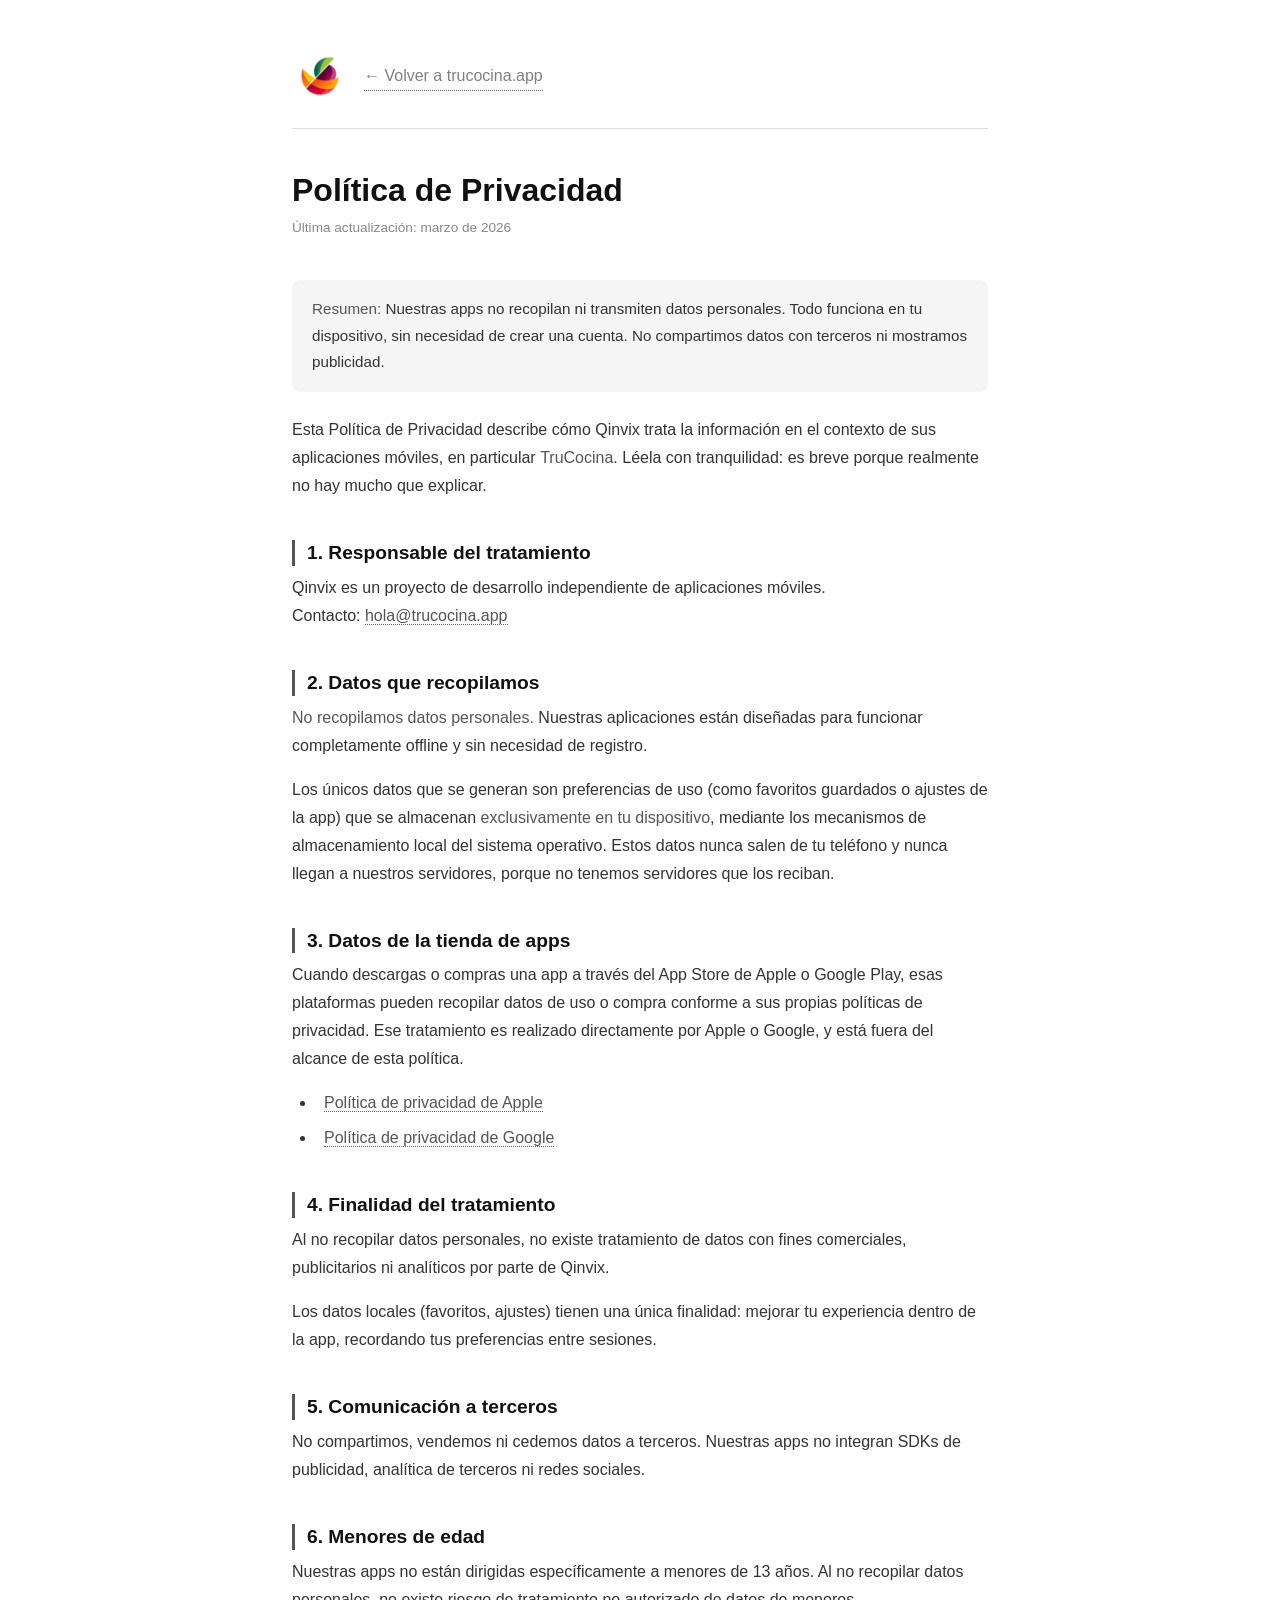
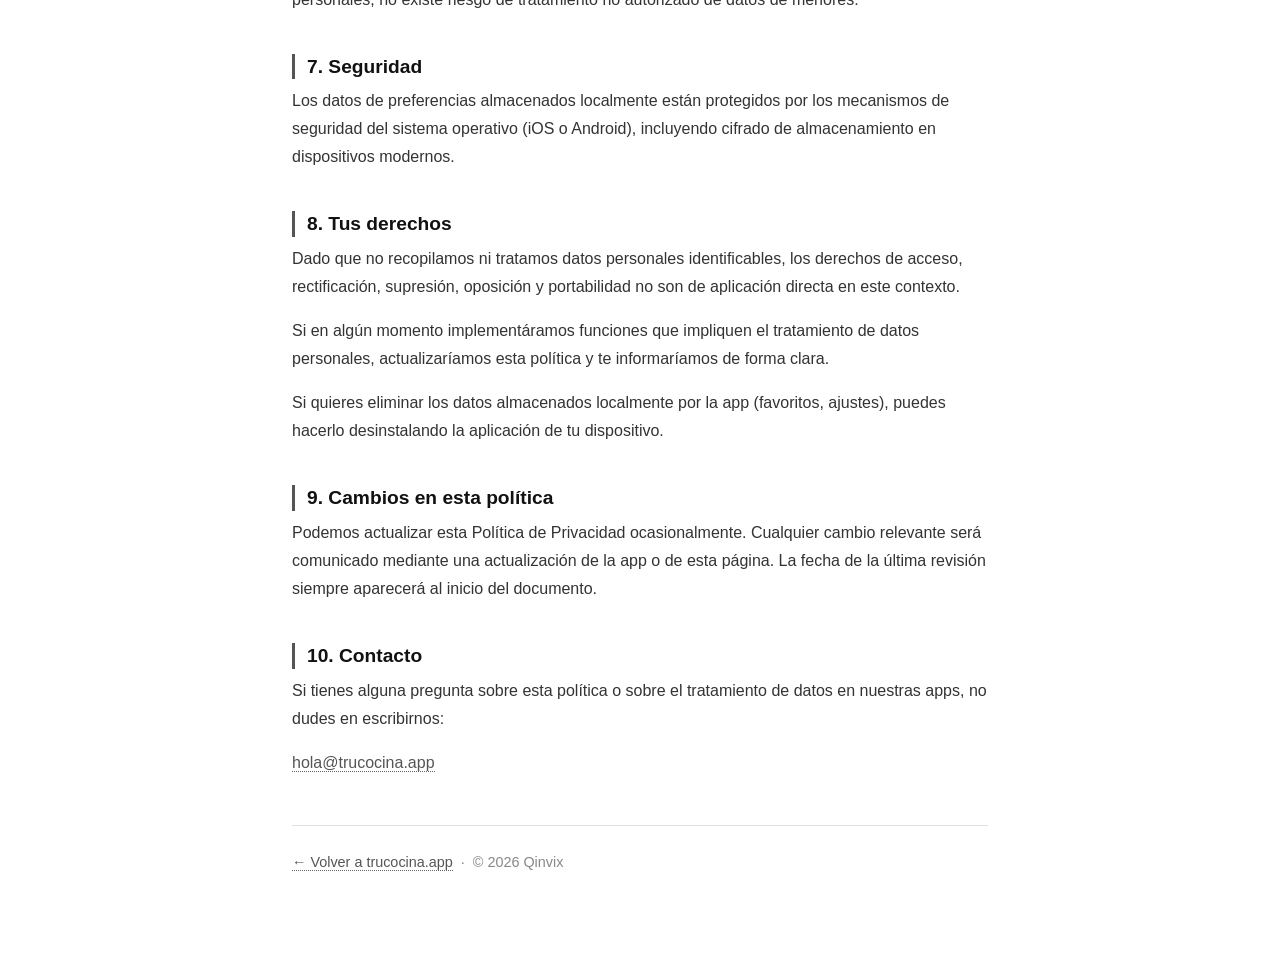
<file: privacidad.html>
<!DOCTYPE HTML>
<html lang="es">
	<head>
		<title>Política de Privacidad — Qinvix</title>
		<meta charset="utf-8" />
		<meta name="viewport" content="width=device-width, initial-scale=1, user-scalable=no" />
		<meta name="description" content="Política de privacidad de las aplicaciones de Qinvix." />
		<link rel="icon" type="image/png" href="favicon.png" />
		<link rel="stylesheet" href="assets/css/main.css" />
		<noscript><link rel="stylesheet" href="assets/css/noscript.css" /></noscript>
		<style>
			body {
				background: #fff;
				color: #333;
			}
			.privacy-wrap {
				max-width: 760px;
				margin: 0 auto;
				padding: 3rem 2rem 5rem;
				font-family: sans-serif;
				font-size: 1rem;
				line-height: 1.75;
				color: #333;
			}
			.privacy-wrap .brand-header {
				display: flex;
				align-items: center;
				gap: 1rem;
				margin-bottom: 2.5rem;
				padding-bottom: 1.5rem;
				border-bottom: 1px solid #e0e0e0;
			}
			.privacy-wrap .brand-header img {
				width: 56px;
				height: 56px;
				object-fit: contain;
			}
			.privacy-wrap .brand-header a {
				font-size: 1rem;
				color: #7f7f7f;
				text-decoration: none;
			}
			.privacy-wrap .brand-header a:hover {
				color: #333;
			}
			.privacy-wrap h1 {
				font-size: 2rem;
				font-weight: 700;
				margin-bottom: 0.25rem;
				color: #111;
			}
			.privacy-wrap .last-updated {
				font-size: 0.85rem;
				color: #888;
				margin-bottom: 2.5rem;
			}
			.privacy-wrap h2 {
				font-size: 1.2rem;
				font-weight: 700;
				margin-top: 2.5rem;
				margin-bottom: 0.5rem;
				color: #111;
				border-left: 3px solid #555;
				padding-left: 0.75rem;
			}
			.privacy-wrap p {
				margin-bottom: 1rem;
			}
			.privacy-wrap ul {
				padding-left: 1.5rem;
				margin-bottom: 1rem;
			}
			.privacy-wrap ul li {
				margin-bottom: 0.4rem;
			}
			.privacy-wrap a {
				color: #555;
			}
			.privacy-wrap .footer-nav {
				margin-top: 3rem;
				padding-top: 1.5rem;
				border-top: 1px solid #e0e0e0;
				font-size: 0.9rem;
				color: #888;
			}
			.privacy-wrap .highlight-box {
				background: #f5f5f5;
				border-radius: 8px;
				padding: 1rem 1.25rem;
				margin-bottom: 1.5rem;
				font-size: 0.95rem;
			}
		</style>
	</head>
	<body>

		<div class="privacy-wrap">

			<!-- Cabecera de marca -->
			<div class="brand-header">
				<img src="images/icon.png" alt="TruCocina" />
				<a href="index.html">← Volver a trucocina.app</a>
			</div>

			<h1>Política de Privacidad</h1>
			<p class="last-updated">Última actualización: marzo de 2026</p>

			<div class="highlight-box">
				<strong>Resumen:</strong> Nuestras apps no recopilan ni transmiten datos personales. Todo funciona en tu dispositivo, sin necesidad de crear una cuenta. No compartimos datos con terceros ni mostramos publicidad.
			</div>

			<p>Esta Política de Privacidad describe cómo Qinvix trata la información en el contexto de sus aplicaciones móviles, en particular <strong>TruCocina</strong>. Léela con tranquilidad: es breve porque realmente no hay mucho que explicar.</p>

			<!-- 1 -->
			<h2>1. Responsable del tratamiento</h2>
			<p>
				Qinvix es un proyecto de desarrollo independiente de aplicaciones móviles.<br />
				Contacto: <a href="mailto:hola@trucocina.app">hola@trucocina.app</a>
			</p>

			<!-- 2 -->
			<h2>2. Datos que recopilamos</h2>
			<p><strong>No recopilamos datos personales.</strong> Nuestras aplicaciones están diseñadas para funcionar completamente offline y sin necesidad de registro.</p>
			<p>Los únicos datos que se generan son preferencias de uso (como favoritos guardados o ajustes de la app) que se almacenan <strong>exclusivamente en tu dispositivo</strong>, mediante los mecanismos de almacenamiento local del sistema operativo. Estos datos nunca salen de tu teléfono y nunca llegan a nuestros servidores, porque no tenemos servidores que los reciban.</p>

			<!-- 3 -->
			<h2>3. Datos de la tienda de apps</h2>
			<p>Cuando descargas o compras una app a través del App Store de Apple o Google Play, esas plataformas pueden recopilar datos de uso o compra conforme a sus propias políticas de privacidad. Ese tratamiento es realizado directamente por Apple o Google, y está fuera del alcance de esta política.</p>
			<ul>
				<li><a href="https://www.apple.com/legal/privacy/es/" target="_blank" rel="noopener">Política de privacidad de Apple</a></li>
				<li><a href="https://policies.google.com/privacy" target="_blank" rel="noopener">Política de privacidad de Google</a></li>
			</ul>

			<!-- 4 -->
			<h2>4. Finalidad del tratamiento</h2>
			<p>Al no recopilar datos personales, no existe tratamiento de datos con fines comerciales, publicitarios ni analíticos por parte de Qinvix.</p>
			<p>Los datos locales (favoritos, ajustes) tienen una única finalidad: mejorar tu experiencia dentro de la app, recordando tus preferencias entre sesiones.</p>

			<!-- 5 -->
			<h2>5. Comunicación a terceros</h2>
			<p>No compartimos, vendemos ni cedemos datos a terceros. Nuestras apps no integran SDKs de publicidad, analítica de terceros ni redes sociales.</p>

			<!-- 6 -->
			<h2>6. Menores de edad</h2>
			<p>Nuestras apps no están dirigidas específicamente a menores de 13 años. Al no recopilar datos personales, no existe riesgo de tratamiento no autorizado de datos de menores.</p>

			<!-- 7 -->
			<h2>7. Seguridad</h2>
			<p>Los datos de preferencias almacenados localmente están protegidos por los mecanismos de seguridad del sistema operativo (iOS o Android), incluyendo cifrado de almacenamiento en dispositivos modernos.</p>

			<!-- 8 -->
			<h2>8. Tus derechos</h2>
			<p>Dado que no recopilamos ni tratamos datos personales identificables, los derechos de acceso, rectificación, supresión, oposición y portabilidad no son de aplicación directa en este contexto.</p>
			<p>Si en algún momento implementáramos funciones que impliquen el tratamiento de datos personales, actualizaríamos esta política y te informaríamos de forma clara.</p>
			<p>Si quieres eliminar los datos almacenados localmente por la app (favoritos, ajustes), puedes hacerlo desinstalando la aplicación de tu dispositivo.</p>

			<!-- 9 -->
			<h2>9. Cambios en esta política</h2>
			<p>Podemos actualizar esta Política de Privacidad ocasionalmente. Cualquier cambio relevante será comunicado mediante una actualización de la app o de esta página. La fecha de la última revisión siempre aparecerá al inicio del documento.</p>

			<!-- 10 -->
			<h2>10. Contacto</h2>
			<p>Si tienes alguna pregunta sobre esta política o sobre el tratamiento de datos en nuestras apps, no dudes en escribirnos:</p>
			<p><a href="mailto:hola@trucocina.app">hola@trucocina.app</a></p>

			<div class="footer-nav">
				<a href="index.html">← Volver a trucocina.app</a> &nbsp;·&nbsp; &copy; 2026 Qinvix
			</div>

		</div>

	</body>
</html>
</file>
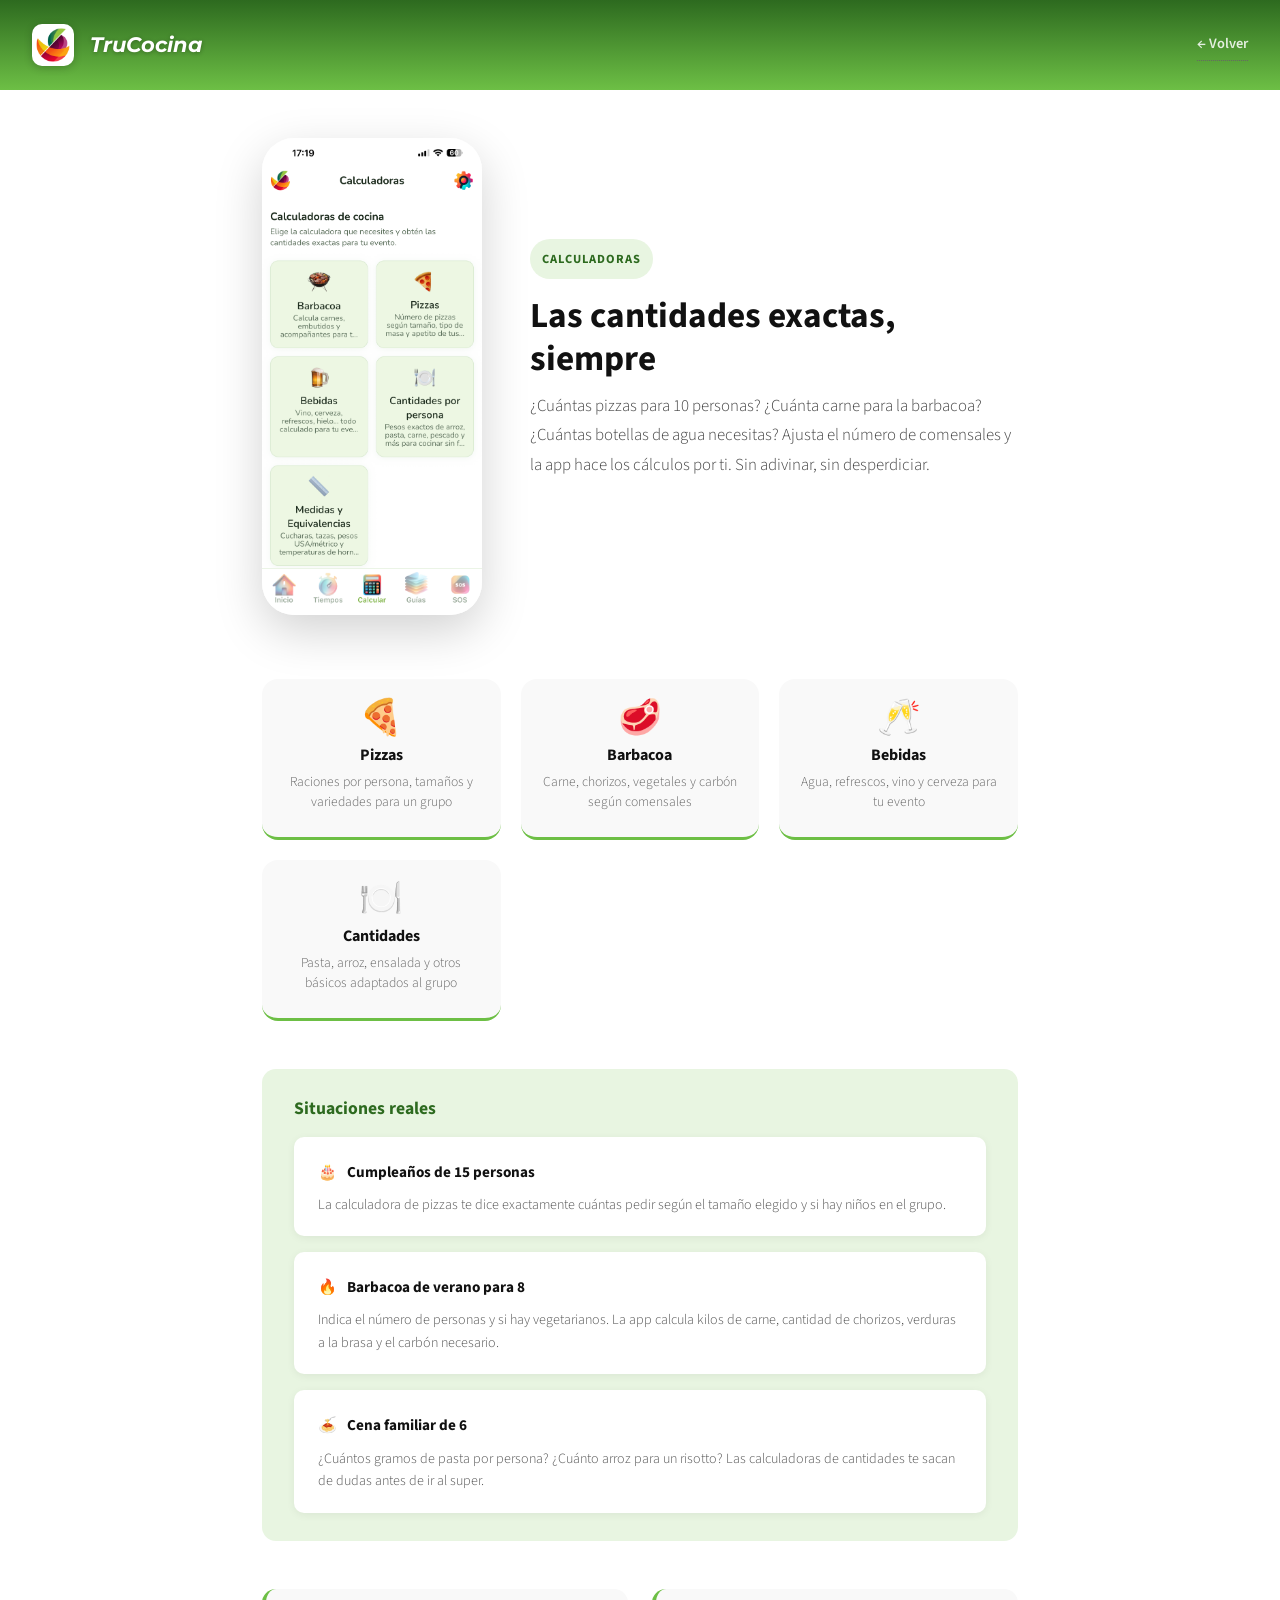
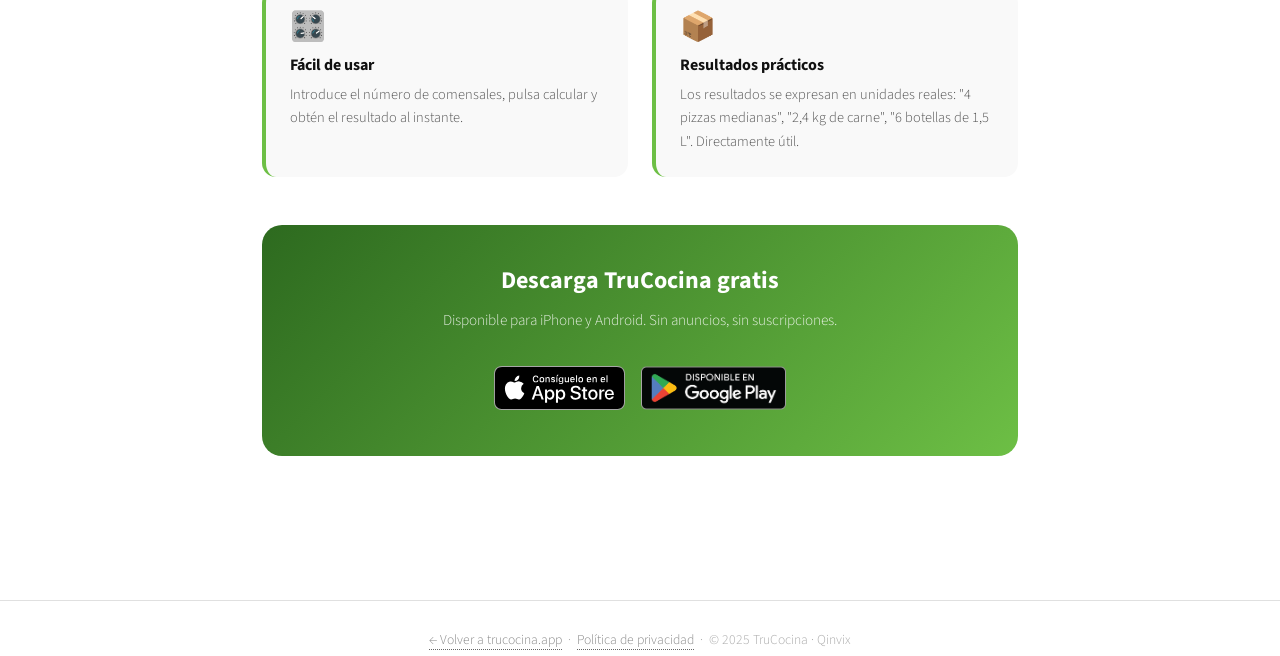
<file: capturas/calculadoras.html>
<!DOCTYPE HTML>
<html lang="es">
	<head>
		<title>Calculadoras — TruCocina</title>
		<meta charset="utf-8" />
		<meta name="viewport" content="width=device-width, initial-scale=1, user-scalable=no" />
		<meta name="description" content="Calcula raciones de pizzas, barbacoa, bebidas y cantidades para cualquier número de comensales. Sin adivinar, sin desperdiciar." />
		<link rel="icon" type="image/png" href="../favicon.png" />
		<link rel="preconnect" href="https://fonts.googleapis.com" />
		<link rel="preconnect" href="https://fonts.gstatic.com" crossorigin />
		<link href="https://fonts.googleapis.com/css2?family=Montserrat:ital,wght@1,600;1,700&display=swap" rel="stylesheet" />
		<link rel="stylesheet" href="../assets/css/main.css" />
		<style>
			:root {
				--green-dark: #2d6a1f;
				--green-mid: #6dbf45;
				--green-light: #e8f5e1;
			}
			body { background: #fff; }

			.page-header {
				background: linear-gradient(to bottom, var(--green-dark) 0%, var(--green-mid) 100%);
				padding: 1.5rem 2rem;
				display: flex;
				align-items: center;
				gap: 1rem;
			}
			.page-header img.logo { width: 42px; height: 42px; border-radius: 10px; box-shadow: 0 2px 8px rgba(0,0,0,0.2); }
			.page-header a.back { color: rgba(255,255,255,0.85); text-decoration: none; font-size: 0.9rem; font-weight: 600; }
			.page-header a.back:hover { color: #fff; }
			.page-header .brand-name {
				font-family: 'Montserrat', sans-serif;
				font-style: italic; font-weight: 700; font-size: 1.3rem;
				color: #fff; text-shadow: 0 1px 4px rgba(0,0,0,0.3);
			}

			.content-wrap { max-width: 820px; margin: 0 auto; padding: 3rem 2rem 5rem; }

			.section-hero {
				display: flex; gap: 3rem; align-items: center;
				margin-bottom: 4rem; flex-wrap: wrap;
			}
			.section-hero .screenshot { flex: 0 0 auto; display: flex; justify-content: center; }
			.section-hero .screenshot img { width: 220px; border-radius: 32px; box-shadow: 0 16px 48px rgba(0,0,0,0.18); }
			.section-hero .intro { flex: 1; min-width: 260px; }
			.section-hero .intro .tag {
				display: inline-block; background: var(--green-light); color: var(--green-dark);
				font-size: 0.78rem; font-weight: 700; letter-spacing: 0.08em;
				text-transform: uppercase; padding: 0.3rem 0.75rem; border-radius: 20px; margin-bottom: 1rem;
			}
			.section-hero .intro h1 { font-size: 2.2rem; font-weight: 700; color: #111; margin-bottom: 0.75rem; line-height: 1.2; }
			.section-hero .intro p { font-size: 1.05rem; line-height: 1.75; color: #444; }

			.calculators-grid {
				display: grid;
				grid-template-columns: repeat(auto-fit, minmax(180px, 1fr));
				gap: 1.25rem;
				margin-bottom: 3rem;
			}
			.calc-card {
				background: #f9f9f9;
				border-radius: 16px;
				padding: 1.5rem 1.25rem;
				text-align: center;
				border-bottom: 3px solid var(--green-mid);
				transition: transform 0.15s, box-shadow 0.15s;
			}
			.calc-card:hover { transform: translateY(-3px); box-shadow: 0 8px 24px rgba(0,0,0,0.1); }
			.calc-card .c-icon { font-size: 2.2rem; margin-bottom: 0.6rem; }
			.calc-card h3 { font-size: 1rem; font-weight: 700; color: #111; margin-bottom: 0.3rem; }
			.calc-card p { font-size: 0.85rem; line-height: 1.5; color: #666; margin: 0; }

			.example-box {
				background: var(--green-light);
				border-radius: 14px;
				padding: 1.75rem 2rem;
				margin-bottom: 3rem;
			}
			.example-box h2 { font-size: 1.1rem; font-weight: 700; color: var(--green-dark); margin-bottom: 1rem; }
			.scenario {
				background: #fff;
				border-radius: 10px;
				padding: 1.25rem 1.5rem;
				margin-bottom: 1rem;
				box-shadow: 0 2px 8px rgba(0,0,0,0.06);
			}
			.scenario:last-child { margin-bottom: 0; }
			.scenario .scenario-title {
				font-weight: 700;
				font-size: 0.95rem;
				color: #111;
				margin-bottom: 0.4rem;
				display: flex;
				gap: 0.6rem;
				align-items: center;
			}
			.scenario p { font-size: 0.88rem; line-height: 1.6; color: #555; margin: 0; }

			.features-row {
				display: grid;
				grid-template-columns: repeat(auto-fit, minmax(240px, 1fr));
				gap: 1.5rem;
				margin-bottom: 3rem;
			}
			.feature-card { background: #f9f9f9; border-radius: 14px; padding: 1.5rem; border-left: 4px solid var(--green-mid); }
			.feature-card .feature-icon { font-size: 1.8rem; margin-bottom: 0.6rem; }
			.feature-card h3 { font-size: 1rem; font-weight: 700; color: #111; margin-bottom: 0.4rem; }
			.feature-card p { font-size: 0.9rem; line-height: 1.6; color: #555; margin: 0; }

			.cta-section {
				text-align: center; padding: 2.5rem;
				background: linear-gradient(135deg, var(--green-dark) 0%, var(--green-mid) 100%);
				border-radius: 20px; color: #fff;
			}
			.cta-section h2 { font-size: 1.5rem; font-weight: 700; margin-bottom: 0.5rem; color: #fff; }
			.cta-section p { font-size: 0.95rem; margin-bottom: 1.5rem; color: rgba(255,255,255,0.85); }
			.cta-buttons { display: flex; gap: 1rem; justify-content: center; flex-wrap: wrap; }
			.cta-btn {
				display: inline-block;
				text-decoration: none !important;
				border-bottom: none !important;
				transition: transform 0.15s, opacity 0.15s;
				outline: none;
				line-height: 0;
			}
			.cta-btn:hover { transform: translateY(-2px); opacity: 0.88; }

			.page-footer {
				margin-top: 4rem; padding-top: 1.5rem;
				border-top: 1px solid #e0e0e0;
				font-size: 0.85rem; color: #aaa; text-align: center;
			}
			.page-footer a { color: #888; text-decoration: none; }
			.page-footer a:hover { color: #333; }

			@media (max-width: 600px) {
				.section-hero { gap: 2rem; }
				.section-hero .screenshot img { width: 180px; }
				.section-hero .intro h1 { font-size: 1.7rem; }
				.content-wrap { padding: 2rem 1.25rem 4rem; }
			}
		</style>
	</head>
	<body>

		<div class="page-header">
			<img class="logo" src="../images/icon-white.png" alt="TruCocina" />
			<span class="brand-name">TruCocina</span>
			<span style="flex:1"></span>
			<a class="back" href="../index.html">← Volver</a>
		</div>

		<div class="content-wrap">

			<div class="section-hero">
				<div class="screenshot">
					<img src="../images/calculadoras.png" alt="Calculadoras de TruCocina" />
				</div>
				<div class="intro">
					<span class="tag">Calculadoras</span>
					<h1>Las cantidades exactas, siempre</h1>
					<p>¿Cuántas pizzas para 10 personas? ¿Cuánta carne para la barbacoa? ¿Cuántas botellas de agua necesitas? Ajusta el número de comensales y la app hace los cálculos por ti. Sin adivinar, sin desperdiciar.</p>
				</div>
			</div>

			<div class="calculators-grid">
				<div class="calc-card">
					<div class="c-icon">🍕</div>
					<h3>Pizzas</h3>
					<p>Raciones por persona, tamaños y variedades para un grupo</p>
				</div>
				<div class="calc-card">
					<div class="c-icon">🥩</div>
					<h3>Barbacoa</h3>
					<p>Carne, chorizos, vegetales y carbón según comensales</p>
				</div>
				<div class="calc-card">
					<div class="c-icon">🥂</div>
					<h3>Bebidas</h3>
					<p>Agua, refrescos, vino y cerveza para tu evento</p>
				</div>
				<div class="calc-card">
					<div class="c-icon">🍽️</div>
					<h3>Cantidades</h3>
					<p>Pasta, arroz, ensalada y otros básicos adaptados al grupo</p>
				</div>
			</div>

			<div class="example-box">
				<h2>Situaciones reales</h2>
				<div class="scenario">
					<div class="scenario-title"><span>🎂</span> Cumpleaños de 15 personas</div>
					<p>La calculadora de pizzas te dice exactamente cuántas pedir según el tamaño elegido y si hay niños en el grupo.</p>
				</div>
				<div class="scenario">
					<div class="scenario-title"><span>🔥</span> Barbacoa de verano para 8</div>
					<p>Indica el número de personas y si hay vegetarianos. La app calcula kilos de carne, cantidad de chorizos, verduras a la brasa y el carbón necesario.</p>
				</div>
				<div class="scenario">
					<div class="scenario-title"><span>🍝</span> Cena familiar de 6</div>
					<p>¿Cuántos gramos de pasta por persona? ¿Cuánto arroz para un risotto? Las calculadoras de cantidades te sacan de dudas antes de ir al super.</p>
				</div>
			</div>

			<div class="features-row">
				<div class="feature-card">
					<div class="feature-icon">🎛️</div>
					<h3>Fácil de usar</h3>
					<p>Introduce el número de comensales, pulsa calcular y obtén el resultado al instante.</p>
				</div>
				<div class="feature-card">
					<div class="feature-icon">📦</div>
					<h3>Resultados prácticos</h3>
					<p>Los resultados se expresan en unidades reales: "4 pizzas medianas", "2,4 kg de carne", "6 botellas de 1,5 L". Directamente útil.</p>
				</div>
			</div>

			<div class="cta-section">
				<h2>Descarga TruCocina gratis</h2>
				<p>Disponible para iPhone y Android. Sin anuncios, sin suscripciones.</p>
				<div class="cta-buttons" style="align-items:center">
					<a href="#" class="cta-btn"><img src="../images/badge-appstore.svg" alt="Descarga en el App Store" style="height:44px;width:auto;display:block;" /></a>
					<a href="#" class="cta-btn"><img src="../images/badge-googleplay.png" alt="Disponible en Google Play" style="height:56px;width:auto;display:block;" /></a>
				</div>
			</div>

		</div>

		<div class="page-footer">
			<a href="../index.html">← Volver a trucocina.app</a> &nbsp;·&nbsp;
			<a href="../privacidad.html">Política de privacidad</a> &nbsp;·&nbsp;
			&copy; 2025 TruCocina · Qinvix
		</div>

	</body>
</html>
</file>
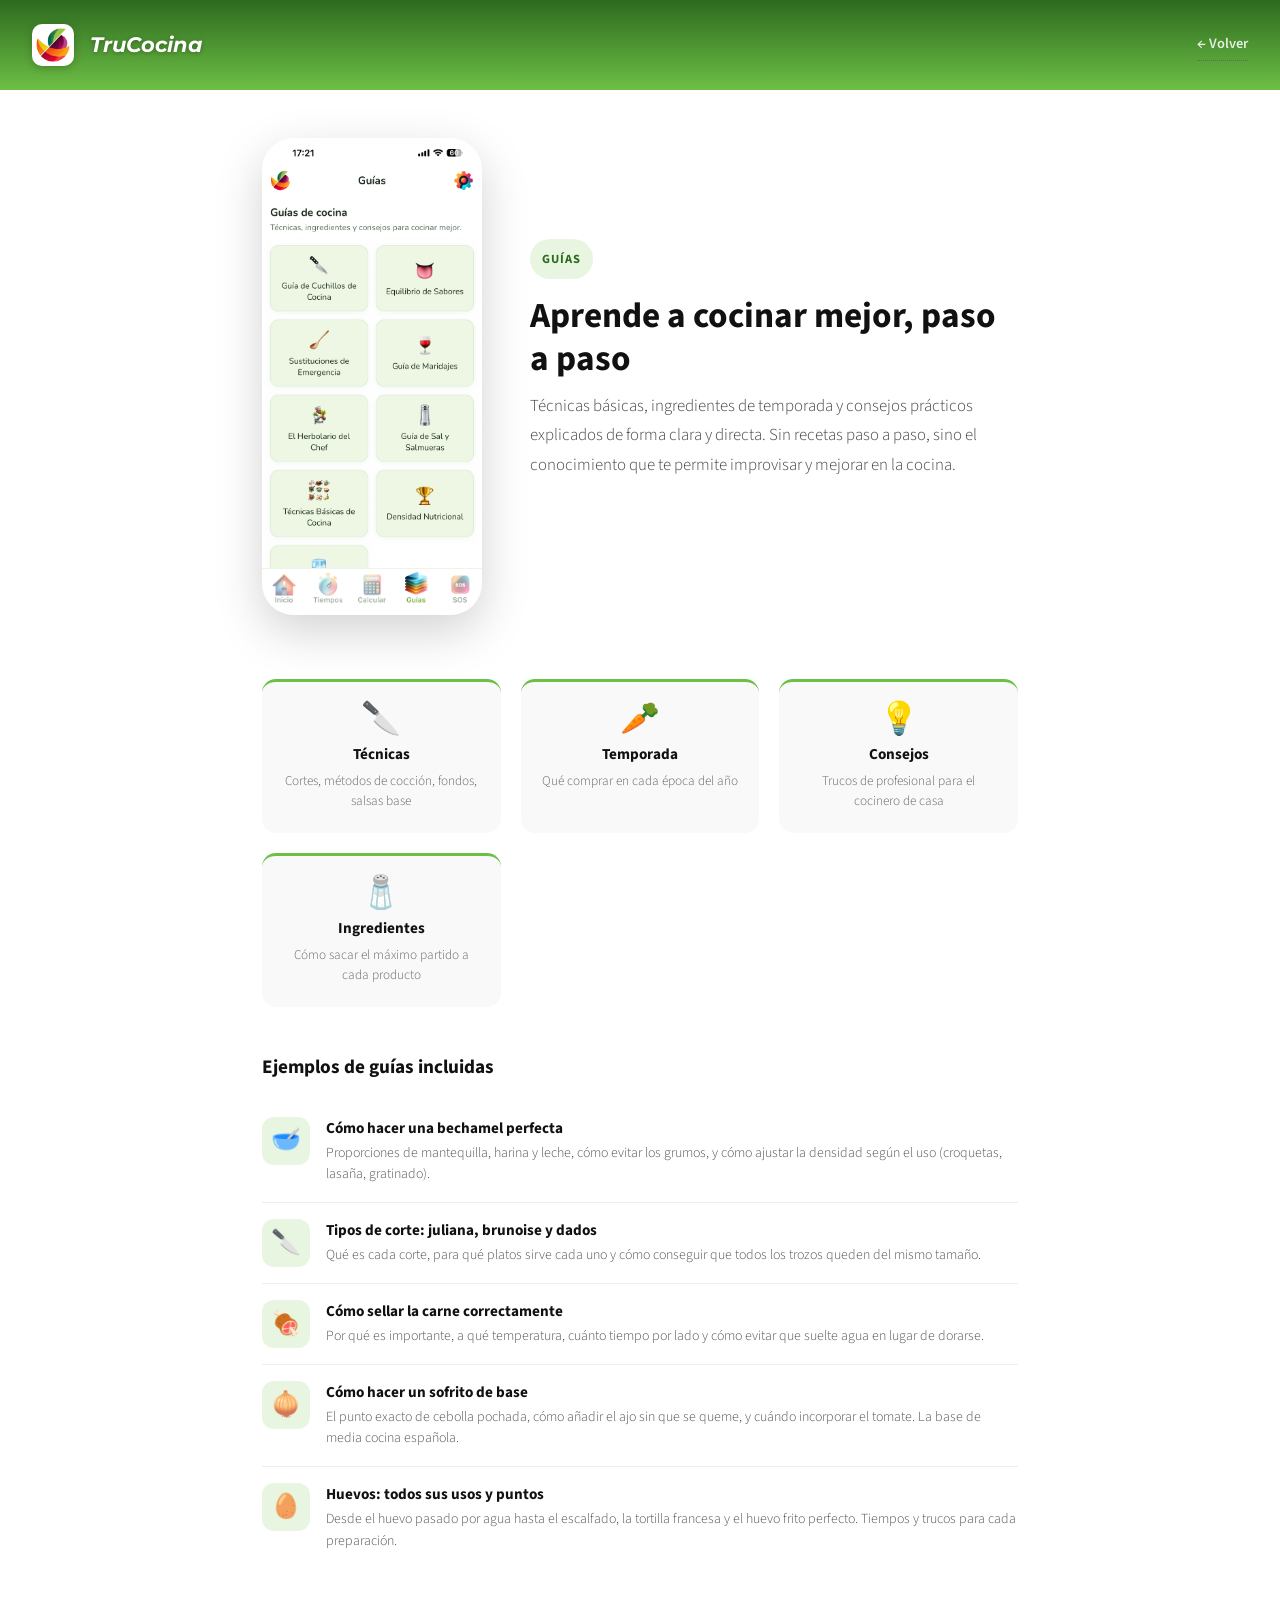
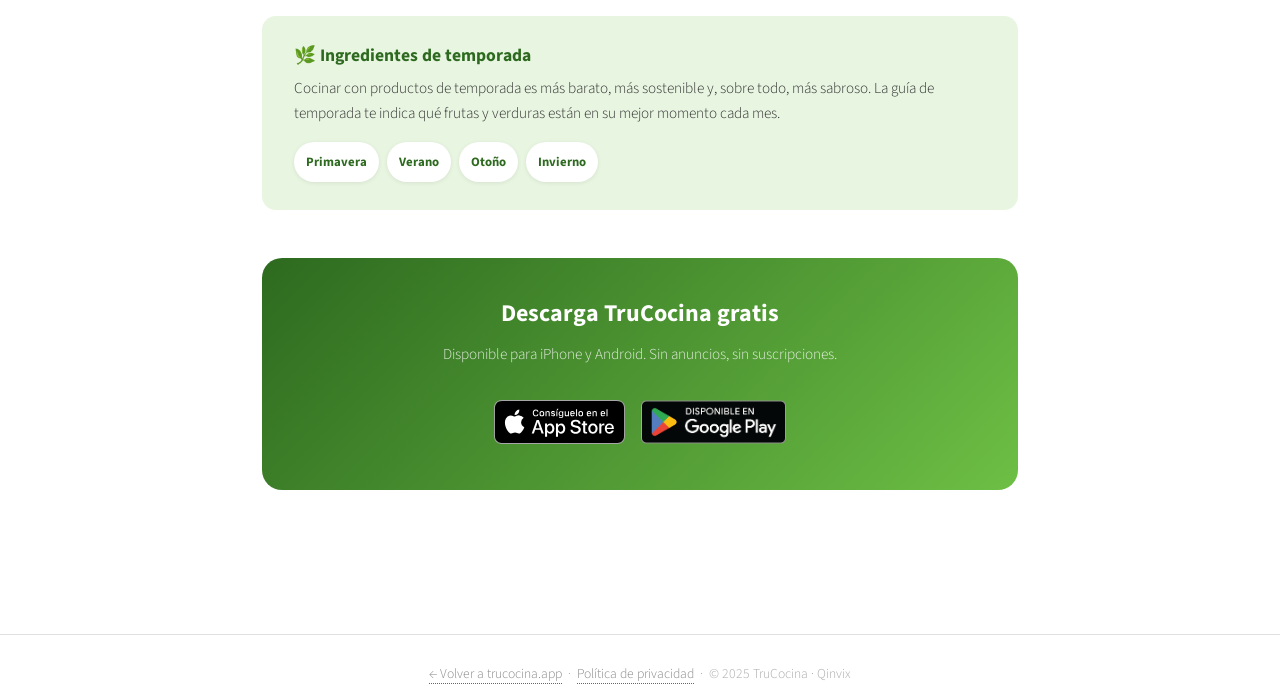
<file: capturas/guias.html>
<!DOCTYPE HTML>
<html lang="es">
	<head>
		<title>Guías de cocina — TruCocina</title>
		<meta charset="utf-8" />
		<meta name="viewport" content="width=device-width, initial-scale=1, user-scalable=no" />
		<meta name="description" content="Técnicas de cocina, ingredientes de temporada y consejos prácticos explicados sin rodeos. Aprende a cocinar mejor con TruCocina." />
		<link rel="icon" type="image/png" href="../favicon.png" />
		<link rel="preconnect" href="https://fonts.googleapis.com" />
		<link rel="preconnect" href="https://fonts.gstatic.com" crossorigin />
		<link href="https://fonts.googleapis.com/css2?family=Montserrat:ital,wght@1,600;1,700&display=swap" rel="stylesheet" />
		<link rel="stylesheet" href="../assets/css/main.css" />
		<style>
			:root {
				--green-dark: #2d6a1f;
				--green-mid: #6dbf45;
				--green-light: #e8f5e1;
			}
			body { background: #fff; }

			.page-header {
				background: linear-gradient(to bottom, var(--green-dark) 0%, var(--green-mid) 100%);
				padding: 1.5rem 2rem;
				display: flex; align-items: center; gap: 1rem;
			}
			.page-header img.logo { width: 42px; height: 42px; border-radius: 10px; box-shadow: 0 2px 8px rgba(0,0,0,0.2); }
			.page-header a.back { color: rgba(255,255,255,0.85); text-decoration: none; font-size: 0.9rem; font-weight: 600; }
			.page-header a.back:hover { color: #fff; }
			.page-header .brand-name {
				font-family: 'Montserrat', sans-serif; font-style: italic; font-weight: 700;
				font-size: 1.3rem; color: #fff; text-shadow: 0 1px 4px rgba(0,0,0,0.3);
			}

			.content-wrap { max-width: 820px; margin: 0 auto; padding: 3rem 2rem 5rem; }

			.section-hero {
				display: flex; gap: 3rem; align-items: center;
				margin-bottom: 4rem; flex-wrap: wrap;
			}
			.section-hero .screenshot { flex: 0 0 auto; display: flex; justify-content: center; }
			.section-hero .screenshot img { width: 220px; border-radius: 32px; box-shadow: 0 16px 48px rgba(0,0,0,0.18); }
			.section-hero .intro { flex: 1; min-width: 260px; }
			.section-hero .intro .tag {
				display: inline-block; background: var(--green-light); color: var(--green-dark);
				font-size: 0.78rem; font-weight: 700; letter-spacing: 0.08em;
				text-transform: uppercase; padding: 0.3rem 0.75rem; border-radius: 20px; margin-bottom: 1rem;
			}
			.section-hero .intro h1 { font-size: 2.2rem; font-weight: 700; color: #111; margin-bottom: 0.75rem; line-height: 1.2; }
			.section-hero .intro p { font-size: 1.05rem; line-height: 1.75; color: #444; }

			.categories-row {
				display: grid;
				grid-template-columns: repeat(auto-fit, minmax(180px, 1fr));
				gap: 1.25rem;
				margin-bottom: 3rem;
			}
			.cat-card {
				background: #f9f9f9; border-radius: 14px;
				padding: 1.4rem 1.25rem; text-align: center;
				border-top: 3px solid var(--green-mid);
			}
			.cat-card .cat-icon { font-size: 2rem; margin-bottom: 0.5rem; }
			.cat-card h3 { font-size: 0.95rem; font-weight: 700; color: #111; margin-bottom: 0.3rem; }
			.cat-card p { font-size: 0.83rem; line-height: 1.5; color: #666; margin: 0; }

			.guide-examples {
				margin-bottom: 3rem;
			}
			.guide-examples h2 { font-size: 1.2rem; font-weight: 700; color: #111; margin-bottom: 1.25rem; }
			.guide-item {
				display: flex; gap: 1rem; align-items: flex-start;
				padding: 1rem 0; border-bottom: 1px solid #eee;
			}
			.guide-item:last-child { border-bottom: none; }
			.guide-item .g-icon {
				flex: 0 0 48px; height: 48px;
				background: var(--green-light);
				border-radius: 12px;
				display: flex; align-items: center; justify-content: center;
				font-size: 1.5rem;
			}
			.guide-item .g-text h3 { font-size: 0.95rem; font-weight: 700; color: #111; margin-bottom: 0.2rem; }
			.guide-item .g-text p { font-size: 0.87rem; line-height: 1.55; color: #555; margin: 0; }

			.seasonal-box {
				background: var(--green-light); border-radius: 14px;
				padding: 1.75rem 2rem; margin-bottom: 3rem;
			}
			.seasonal-box h2 { font-size: 1.1rem; font-weight: 700; color: var(--green-dark); margin-bottom: 0.5rem; }
			.seasonal-box p { font-size: 0.95rem; line-height: 1.65; color: #333; margin: 0; }
			.season-tags { display: flex; gap: 0.5rem; flex-wrap: wrap; margin-top: 1rem; }
			.season-tag {
				background: #fff; color: var(--green-dark);
				font-size: 0.8rem; font-weight: 700;
				padding: 0.3rem 0.75rem; border-radius: 20px;
				box-shadow: 0 1px 4px rgba(0,0,0,0.08);
			}

			.cta-section {
				text-align: center; padding: 2.5rem;
				background: linear-gradient(135deg, var(--green-dark) 0%, var(--green-mid) 100%);
				border-radius: 20px; color: #fff;
			}
			.cta-section h2 { font-size: 1.5rem; font-weight: 700; margin-bottom: 0.5rem; color: #fff; }
			.cta-section p { font-size: 0.95rem; margin-bottom: 1.5rem; color: rgba(255,255,255,0.85); }
			.cta-buttons { display: flex; gap: 1rem; justify-content: center; flex-wrap: wrap; }
			.cta-btn {
				display: inline-block;
				text-decoration: none !important;
				border-bottom: none !important;
				transition: transform 0.15s, opacity 0.15s;
				outline: none;
				line-height: 0;
			}
			.cta-btn:hover { transform: translateY(-2px); opacity: 0.88; }

			.page-footer {
				margin-top: 4rem; padding-top: 1.5rem;
				border-top: 1px solid #e0e0e0;
				font-size: 0.85rem; color: #aaa; text-align: center;
			}
			.page-footer a { color: #888; text-decoration: none; }
			.page-footer a:hover { color: #333; }

			@media (max-width: 600px) {
				.section-hero { gap: 2rem; }
				.section-hero .screenshot img { width: 180px; }
				.section-hero .intro h1 { font-size: 1.7rem; }
				.content-wrap { padding: 2rem 1.25rem 4rem; }
			}
		</style>
	</head>
	<body>

		<div class="page-header">
			<img class="logo" src="../images/icon-white.png" alt="TruCocina" />
			<span class="brand-name">TruCocina</span>
			<span style="flex:1"></span>
			<a class="back" href="../index.html">← Volver</a>
		</div>

		<div class="content-wrap">

			<div class="section-hero">
				<div class="screenshot">
					<img src="../images/guias.png" alt="Guías de cocina en TruCocina" />
				</div>
				<div class="intro">
					<span class="tag">Guías</span>
					<h1>Aprende a cocinar mejor, paso a paso</h1>
					<p>Técnicas básicas, ingredientes de temporada y consejos prácticos explicados de forma clara y directa. Sin recetas paso a paso, sino el conocimiento que te permite improvisar y mejorar en la cocina.</p>
				</div>
			</div>

			<div class="categories-row">
				<div class="cat-card">
					<div class="cat-icon">🔪</div>
					<h3>Técnicas</h3>
					<p>Cortes, métodos de cocción, fondos, salsas base</p>
				</div>
				<div class="cat-card">
					<div class="cat-icon">🥕</div>
					<h3>Temporada</h3>
					<p>Qué comprar en cada época del año</p>
				</div>
				<div class="cat-card">
					<div class="cat-icon">💡</div>
					<h3>Consejos</h3>
					<p>Trucos de profesional para el cocinero de casa</p>
				</div>
				<div class="cat-card">
					<div class="cat-icon">🧂</div>
					<h3>Ingredientes</h3>
					<p>Cómo sacar el máximo partido a cada producto</p>
				</div>
			</div>

			<div class="guide-examples">
				<h2>Ejemplos de guías incluidas</h2>
				<div class="guide-item">
					<div class="g-icon">🥣</div>
					<div class="g-text">
						<h3>Cómo hacer una bechamel perfecta</h3>
						<p>Proporciones de mantequilla, harina y leche, cómo evitar los grumos, y cómo ajustar la densidad según el uso (croquetas, lasaña, gratinado).</p>
					</div>
				</div>
				<div class="guide-item">
					<div class="g-icon">🔪</div>
					<div class="g-text">
						<h3>Tipos de corte: juliana, brunoise y dados</h3>
						<p>Qué es cada corte, para qué platos sirve cada uno y cómo conseguir que todos los trozos queden del mismo tamaño.</p>
					</div>
				</div>
				<div class="guide-item">
					<div class="g-icon">🍖</div>
					<div class="g-text">
						<h3>Cómo sellar la carne correctamente</h3>
						<p>Por qué es importante, a qué temperatura, cuánto tiempo por lado y cómo evitar que suelte agua en lugar de dorarse.</p>
					</div>
				</div>
				<div class="guide-item">
					<div class="g-icon">🧅</div>
					<div class="g-text">
						<h3>Cómo hacer un sofrito de base</h3>
						<p>El punto exacto de cebolla pochada, cómo añadir el ajo sin que se queme, y cuándo incorporar el tomate. La base de media cocina española.</p>
					</div>
				</div>
				<div class="guide-item">
					<div class="g-icon">🥚</div>
					<div class="g-text">
						<h3>Huevos: todos sus usos y puntos</h3>
						<p>Desde el huevo pasado por agua hasta el escalfado, la tortilla francesa y el huevo frito perfecto. Tiempos y trucos para cada preparación.</p>
					</div>
				</div>
			</div>

			<div class="seasonal-box">
				<h2>🌿 Ingredientes de temporada</h2>
				<p>Cocinar con productos de temporada es más barato, más sostenible y, sobre todo, más sabroso. La guía de temporada te indica qué frutas y verduras están en su mejor momento cada mes.</p>
				<div class="season-tags">
					<span class="season-tag">Primavera</span>
					<span class="season-tag">Verano</span>
					<span class="season-tag">Otoño</span>
					<span class="season-tag">Invierno</span>
				</div>
			</div>

			<div class="cta-section">
				<h2>Descarga TruCocina gratis</h2>
				<p>Disponible para iPhone y Android. Sin anuncios, sin suscripciones.</p>
				<div class="cta-buttons" style="align-items:center">
					<a href="#" class="cta-btn"><img src="../images/badge-appstore.svg" alt="Descarga en el App Store" style="height:44px;width:auto;display:block;" /></a>
					<a href="#" class="cta-btn"><img src="../images/badge-googleplay.png" alt="Disponible en Google Play" style="height:56px;width:auto;display:block;" /></a>
				</div>
			</div>

		</div>

		<div class="page-footer">
			<a href="../index.html">← Volver a trucocina.app</a> &nbsp;·&nbsp;
			<a href="../privacidad.html">Política de privacidad</a> &nbsp;·&nbsp;
			&copy; 2025 TruCocina · Qinvix
		</div>

	</body>
</html>
</file>
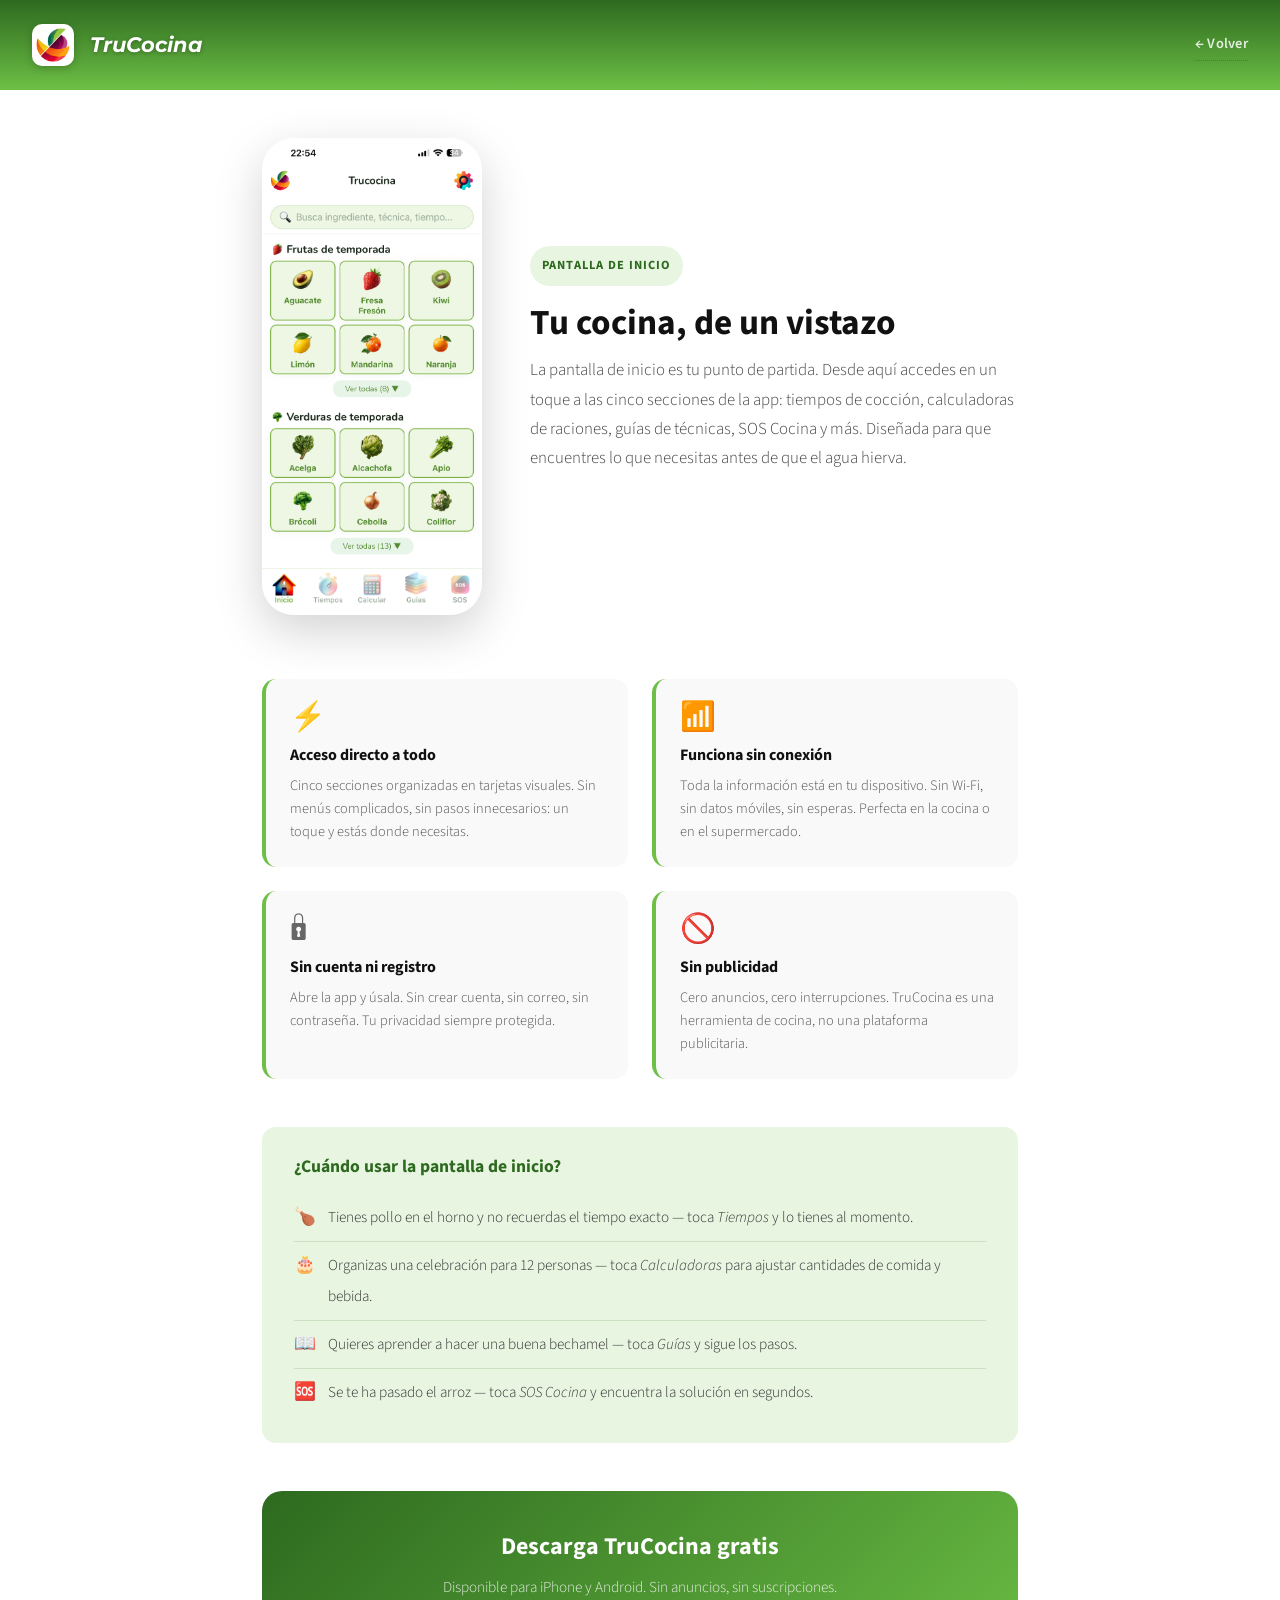
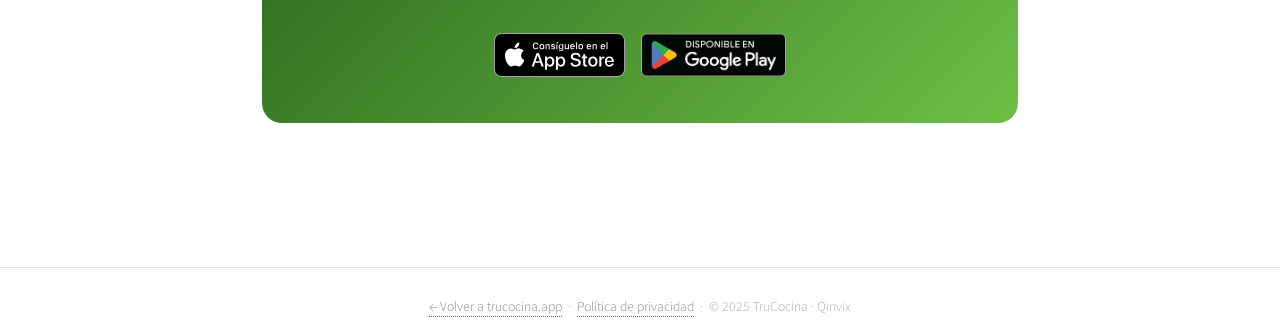
<file: capturas/inicio.html>
<!DOCTYPE HTML>
<html lang="es">
	<head>
		<title>Inicio — TruCocina</title>
		<meta charset="utf-8" />
		<meta name="viewport" content="width=device-width, initial-scale=1, user-scalable=no" />
		<meta name="description" content="TruCocina: tu panel de control en la cocina. Acceso rápido a tiempos, calculadoras, guías y SOS Cocina desde la pantalla de inicio." />
		<link rel="icon" type="image/png" href="../favicon.png" />
		<link rel="preconnect" href="https://fonts.googleapis.com" />
		<link rel="preconnect" href="https://fonts.gstatic.com" crossorigin />
		<link href="https://fonts.googleapis.com/css2?family=Montserrat:ital,wght@1,600;1,700&display=swap" rel="stylesheet" />
		<link rel="stylesheet" href="../assets/css/main.css" />
		<style>
			:root {
				--green-dark: #2d6a1f;
				--green-mid: #6dbf45;
				--green-light: #e8f5e1;
			}
			body { background: #fff; }

			.page-header {
				background: linear-gradient(to bottom, var(--green-dark) 0%, var(--green-mid) 100%);
				padding: 1.5rem 2rem;
				display: flex;
				align-items: center;
				gap: 1rem;
			}
			.page-header img.logo {
				width: 42px; height: 42px;
				border-radius: 10px;
				box-shadow: 0 2px 8px rgba(0,0,0,0.2);
			}
			.page-header a.back {
				color: rgba(255,255,255,0.85);
				text-decoration: none;
				font-size: 0.9rem;
				font-weight: 600;
				letter-spacing: 0.02em;
			}
			.page-header a.back:hover { color: #fff; }
			.page-header .brand-name {
				font-family: 'Montserrat', sans-serif;
				font-style: italic;
				font-weight: 700;
				font-size: 1.3rem;
				color: #fff;
				text-shadow: 0 1px 4px rgba(0,0,0,0.3);
			}

			.content-wrap {
				max-width: 820px;
				margin: 0 auto;
				padding: 3rem 2rem 5rem;
			}

			.section-hero {
				display: flex;
				gap: 3rem;
				align-items: center;
				margin-bottom: 4rem;
				flex-wrap: wrap;
			}
			.section-hero .screenshot {
				flex: 0 0 auto;
				display: flex;
				justify-content: center;
			}
			.section-hero .screenshot img {
				width: 220px;
				border-radius: 32px;
				box-shadow: 0 16px 48px rgba(0,0,0,0.18);
			}
			.section-hero .intro { flex: 1; min-width: 260px; }
			.section-hero .intro .tag {
				display: inline-block;
				background: var(--green-light);
				color: var(--green-dark);
				font-size: 0.78rem;
				font-weight: 700;
				letter-spacing: 0.08em;
				text-transform: uppercase;
				padding: 0.3rem 0.75rem;
				border-radius: 20px;
				margin-bottom: 1rem;
			}
			.section-hero .intro h1 {
				font-size: 2.2rem;
				font-weight: 700;
				color: #111;
				margin-bottom: 0.75rem;
				line-height: 1.2;
			}
			.section-hero .intro p {
				font-size: 1.05rem;
				line-height: 1.75;
				color: #444;
			}

			.features-grid {
				display: grid;
				grid-template-columns: repeat(auto-fit, minmax(240px, 1fr));
				gap: 1.5rem;
				margin-bottom: 3rem;
			}
			.feature-card {
				background: #f9f9f9;
				border-radius: 14px;
				padding: 1.5rem;
				border-left: 4px solid var(--green-mid);
			}
			.feature-card .feature-icon {
				font-size: 1.8rem;
				margin-bottom: 0.6rem;
			}
			.feature-card h3 {
				font-size: 1rem;
				font-weight: 700;
				color: #111;
				margin-bottom: 0.4rem;
			}
			.feature-card p {
				font-size: 0.9rem;
				line-height: 1.6;
				color: #555;
				margin: 0;
			}

			.example-box {
				background: var(--green-light);
				border-radius: 14px;
				padding: 1.75rem 2rem;
				margin-bottom: 3rem;
			}
			.example-box h2 {
				font-size: 1.1rem;
				font-weight: 700;
				color: var(--green-dark);
				margin-bottom: 1rem;
			}
			.example-box ul {
				list-style: none;
				padding: 0;
				margin: 0;
			}
			.example-box ul li {
				padding: 0.5rem 0;
				border-bottom: 1px solid rgba(45,106,31,0.15);
				font-size: 0.95rem;
				color: #333;
				display: flex;
				gap: 0.75rem;
				align-items: flex-start;
			}
			.example-box ul li:last-child { border-bottom: none; }
			.example-box ul li .ex-icon { flex: 0 0 auto; font-size: 1.1rem; }

			.cta-section {
				text-align: center;
				padding: 2.5rem;
				background: linear-gradient(135deg, var(--green-dark) 0%, var(--green-mid) 100%);
				border-radius: 20px;
				color: #fff;
			}
			.cta-section h2 {
				font-size: 1.5rem;
				font-weight: 700;
				margin-bottom: 0.5rem;
				color: #fff;
			}
			.cta-section p {
				font-size: 0.95rem;
				margin-bottom: 1.5rem;
				color: rgba(255,255,255,0.85);
			}
			.cta-buttons {
				display: flex;
				gap: 1rem;
				justify-content: center;
				flex-wrap: wrap;
			}
			.cta-btn {
				display: inline-block;
				text-decoration: none !important;
				border-bottom: none !important;
				transition: transform 0.15s, opacity 0.15s;
				outline: none;
				line-height: 0;
			}
			.cta-btn:hover {
				transform: translateY(-2px);
				box-shadow: 0 8px 20px rgba(0,0,0,0.2);
			}

			.page-footer {
				margin-top: 4rem;
				padding-top: 1.5rem;
				border-top: 1px solid #e0e0e0;
				font-size: 0.85rem;
				color: #aaa;
				text-align: center;
			}
			.page-footer a { color: #888; text-decoration: none; }
			.page-footer a:hover { color: #333; }

			@media (max-width: 600px) {
				.section-hero { gap: 2rem; }
				.section-hero .screenshot img { width: 180px; }
				.section-hero .intro h1 { font-size: 1.7rem; }
				.content-wrap { padding: 2rem 1.25rem 4rem; }
			}
		</style>
	</head>
	<body>

		<div class="page-header">
			<img class="logo" src="../images/icon-white.png" alt="TruCocina" />
			<span class="brand-name">TruCocina</span>
			<span style="flex:1"></span>
			<a class="back" href="../index.html">← Volver</a>
		</div>

		<div class="content-wrap">

			<div class="section-hero">
				<div class="screenshot">
					<img src="../images/captura.png" alt="Pantalla de inicio de TruCocina" />
				</div>
				<div class="intro">
					<span class="tag">Pantalla de inicio</span>
					<h1>Tu cocina, de un vistazo</h1>
					<p>La pantalla de inicio es tu punto de partida. Desde aquí accedes en un toque a las cinco secciones de la app: tiempos de cocción, calculadoras de raciones, guías de técnicas, SOS Cocina y más. Diseñada para que encuentres lo que necesitas antes de que el agua hierva.</p>
				</div>
			</div>

			<div class="features-grid">
				<div class="feature-card">
					<div class="feature-icon">⚡</div>
					<h3>Acceso directo a todo</h3>
					<p>Cinco secciones organizadas en tarjetas visuales. Sin menús complicados, sin pasos innecesarios: un toque y estás donde necesitas.</p>
				</div>
				<div class="feature-card">
					<div class="feature-icon">📶</div>
					<h3>Funciona sin conexión</h3>
					<p>Toda la información está en tu dispositivo. Sin Wi-Fi, sin datos móviles, sin esperas. Perfecta en la cocina o en el supermercado.</p>
				</div>
				<div class="feature-card">
					<div class="feature-icon">🔒</div>
					<h3>Sin cuenta ni registro</h3>
					<p>Abre la app y úsala. Sin crear cuenta, sin correo, sin contraseña. Tu privacidad siempre protegida.</p>
				</div>
				<div class="feature-card">
					<div class="feature-icon">🚫</div>
					<h3>Sin publicidad</h3>
					<p>Cero anuncios, cero interrupciones. TruCocina es una herramienta de cocina, no una plataforma publicitaria.</p>
				</div>
			</div>

			<div class="example-box">
				<h2>¿Cuándo usar la pantalla de inicio?</h2>
				<ul>
					<li><span class="ex-icon">🍗</span><span>Tienes pollo en el horno y no recuerdas el tiempo exacto — toca <em>Tiempos</em> y lo tienes al momento.</span></li>
					<li><span class="ex-icon">🎂</span><span>Organizas una celebración para 12 personas — toca <em>Calculadoras</em> para ajustar cantidades de comida y bebida.</span></li>
					<li><span class="ex-icon">📖</span><span>Quieres aprender a hacer una buena bechamel — toca <em>Guías</em> y sigue los pasos.</span></li>
					<li><span class="ex-icon">🆘</span><span>Se te ha pasado el arroz — toca <em>SOS Cocina</em> y encuentra la solución en segundos.</span></li>
				</ul>
			</div>

			<div class="cta-section">
				<h2>Descarga TruCocina gratis</h2>
				<p>Disponible para iPhone y Android. Sin anuncios, sin suscripciones.</p>
				<div class="cta-buttons" style="align-items:center">
					<a href="#" class="cta-btn"><img src="../images/badge-appstore.svg" alt="Descarga en el App Store" style="height:44px;width:auto;display:block;" /></a>
					<a href="#" class="cta-btn"><img src="../images/badge-googleplay.png" alt="Disponible en Google Play" style="height:56px;width:auto;display:block;" /></a>
				</div>
			</div>

		</div>

		<div class="page-footer">
			<a href="../index.html">← Volver a trucocina.app</a> &nbsp;·&nbsp;
			<a href="../privacidad.html">Política de privacidad</a> &nbsp;·&nbsp;
			&copy; 2025 TruCocina · Qinvix
		</div>

	</body>
</html>
</file>
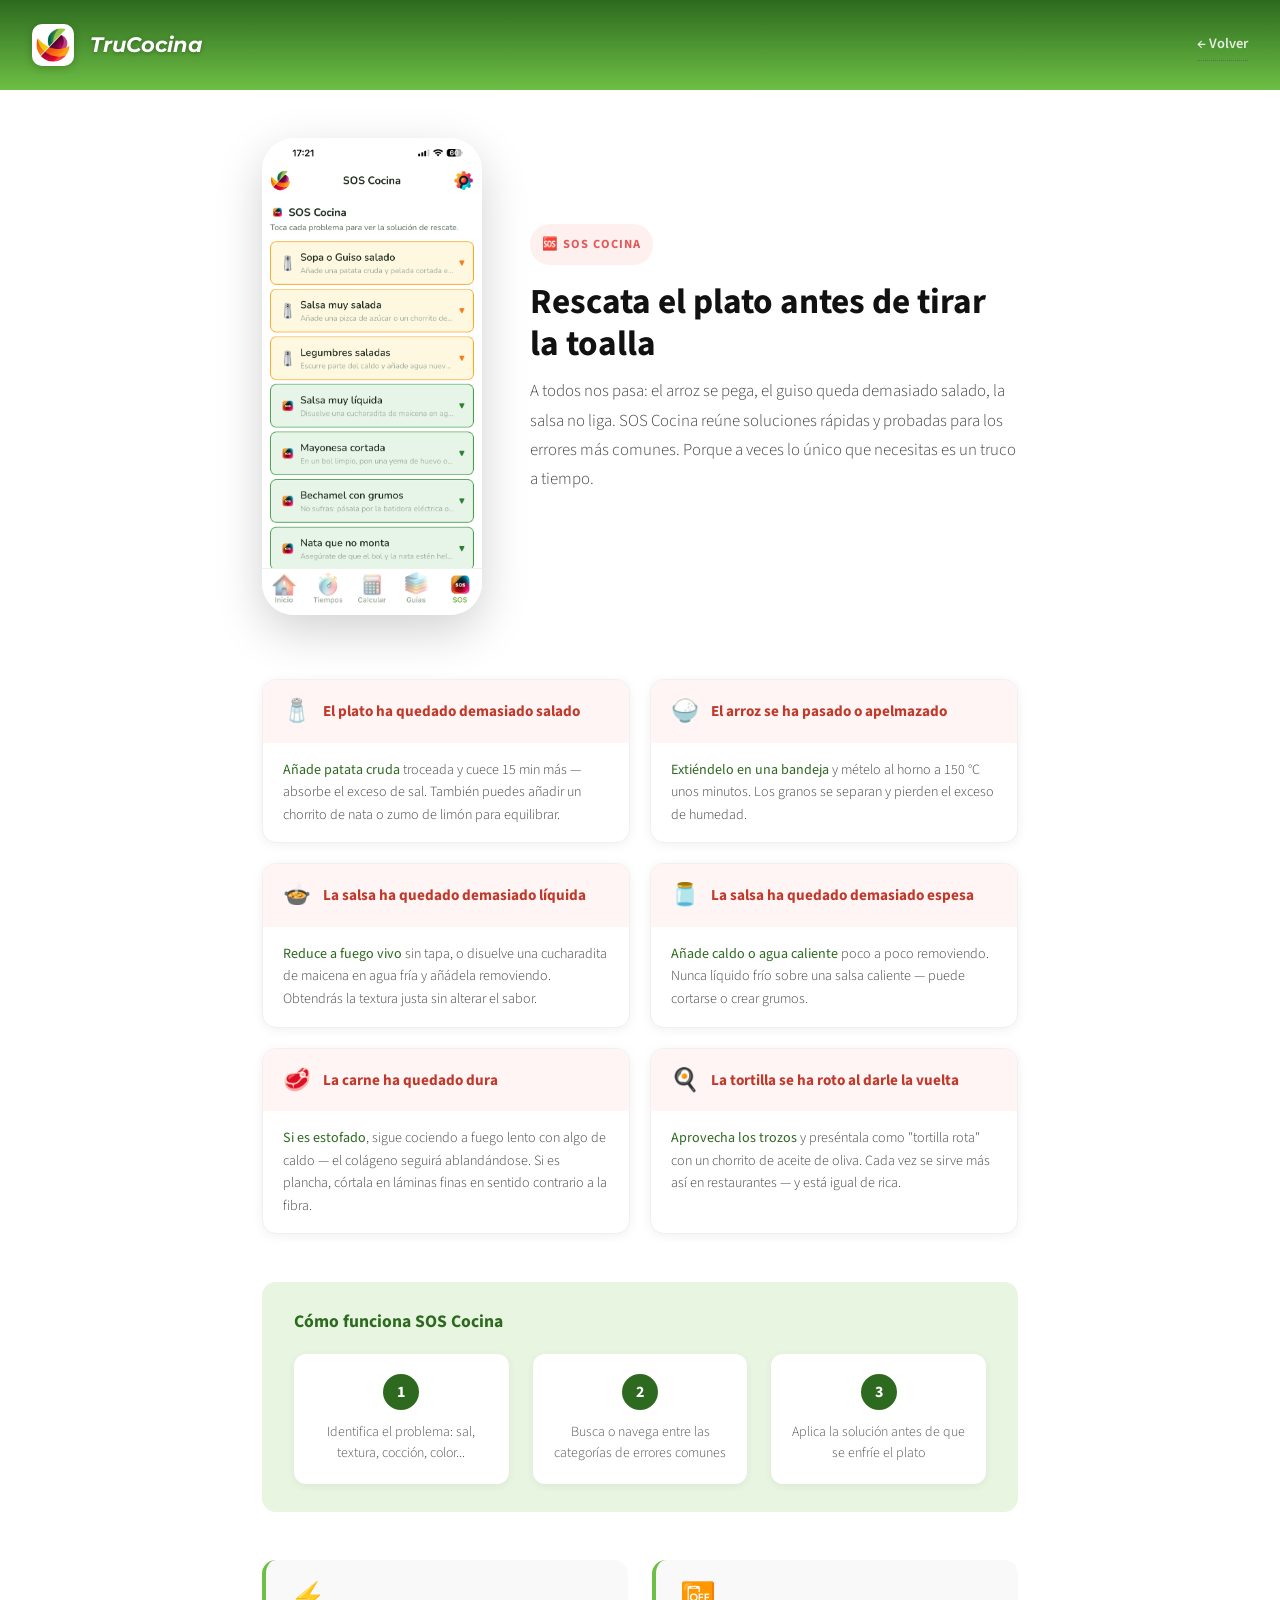
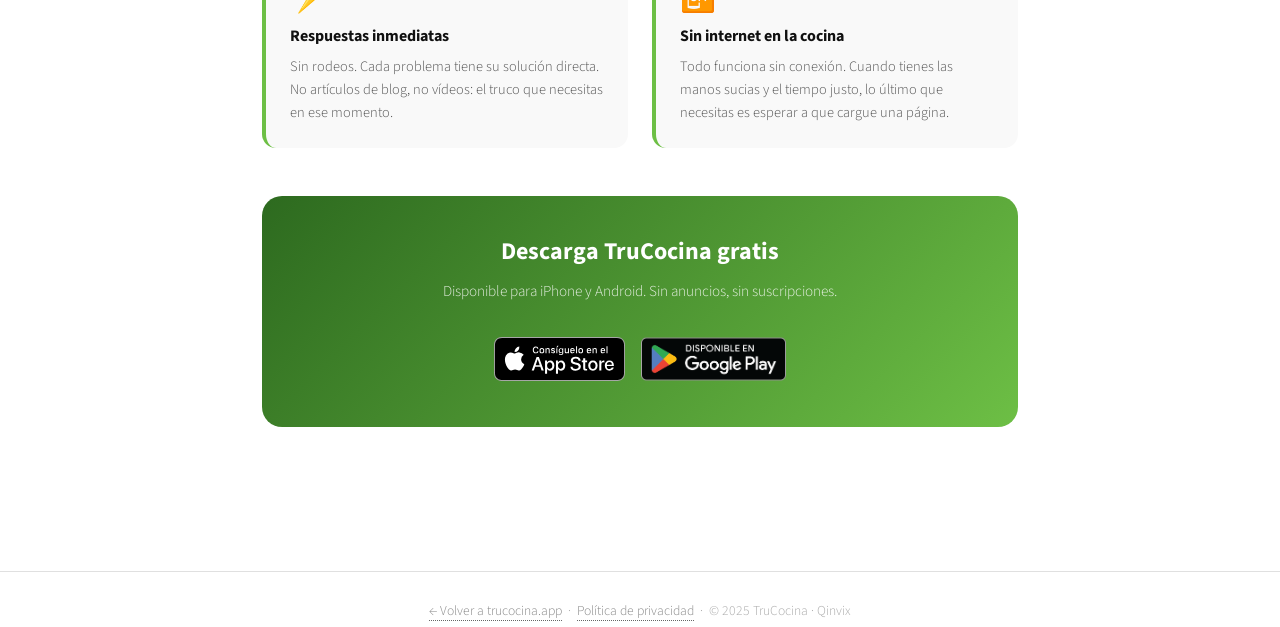
<file: capturas/sos.html>
<!DOCTYPE HTML>
<html lang="es">
	<head>
		<title>SOS Cocina — TruCocina</title>
		<meta charset="utf-8" />
		<meta name="viewport" content="width=device-width, initial-scale=1, user-scalable=no" />
		<meta name="description" content="¿Se ha salado el guiso? ¿El arroz se pegó? SOS Cocina de TruCocina tiene soluciones rápidas para los errores más comunes en la cocina." />
		<link rel="icon" type="image/png" href="../favicon.png" />
		<link rel="preconnect" href="https://fonts.googleapis.com" />
		<link rel="preconnect" href="https://fonts.gstatic.com" crossorigin />
		<link href="https://fonts.googleapis.com/css2?family=Montserrat:ital,wght@1,600;1,700&display=swap" rel="stylesheet" />
		<link rel="stylesheet" href="../assets/css/main.css" />
		<style>
			:root {
				--green-dark: #2d6a1f;
				--green-mid: #6dbf45;
				--green-light: #e8f5e1;
				--red-light: #fff5f5;
				--red-mid: #e05a5a;
			}
			body { background: #fff; }

			.page-header {
				background: linear-gradient(to bottom, var(--green-dark) 0%, var(--green-mid) 100%);
				padding: 1.5rem 2rem;
				display: flex; align-items: center; gap: 1rem;
			}
			.page-header img.logo { width: 42px; height: 42px; border-radius: 10px; box-shadow: 0 2px 8px rgba(0,0,0,0.2); }
			.page-header a.back { color: rgba(255,255,255,0.85); text-decoration: none; font-size: 0.9rem; font-weight: 600; }
			.page-header a.back:hover { color: #fff; }
			.page-header .brand-name {
				font-family: 'Montserrat', sans-serif; font-style: italic; font-weight: 700;
				font-size: 1.3rem; color: #fff; text-shadow: 0 1px 4px rgba(0,0,0,0.3);
			}

			.content-wrap { max-width: 820px; margin: 0 auto; padding: 3rem 2rem 5rem; }

			.section-hero {
				display: flex; gap: 3rem; align-items: center;
				margin-bottom: 4rem; flex-wrap: wrap;
			}
			.section-hero .screenshot { flex: 0 0 auto; display: flex; justify-content: center; }
			.section-hero .screenshot img { width: 220px; border-radius: 32px; box-shadow: 0 16px 48px rgba(0,0,0,0.18); }
			.section-hero .intro { flex: 1; min-width: 260px; }
			.section-hero .intro .tag {
				display: inline-block; background: #fff0f0; color: var(--red-mid);
				font-size: 0.78rem; font-weight: 700; letter-spacing: 0.08em;
				text-transform: uppercase; padding: 0.3rem 0.75rem; border-radius: 20px; margin-bottom: 1rem;
			}
			.section-hero .intro h1 { font-size: 2.2rem; font-weight: 700; color: #111; margin-bottom: 0.75rem; line-height: 1.2; }
			.section-hero .intro p { font-size: 1.05rem; line-height: 1.75; color: #444; }

			.sos-grid {
				display: grid;
				grid-template-columns: repeat(auto-fit, minmax(280px, 1fr));
				gap: 1.25rem;
				margin-bottom: 3rem;
			}
			.sos-card {
				background: #fff;
				border-radius: 14px;
				border: 1px solid #f0f0f0;
				box-shadow: 0 2px 12px rgba(0,0,0,0.06);
				overflow: hidden;
			}
			.sos-card .sos-problem {
				background: #fff5f5;
				padding: 1rem 1.25rem;
				display: flex; align-items: center; gap: 0.75rem;
			}
			.sos-card .sos-problem .p-icon { font-size: 1.4rem; }
			.sos-card .sos-problem h3 { font-size: 0.95rem; font-weight: 700; color: #c0392b; margin: 0; }
			.sos-card .sos-solution {
				padding: 1rem 1.25rem;
				font-size: 0.88rem; line-height: 1.6; color: #444;
			}
			.sos-card .sos-solution strong { color: var(--green-dark); }

			.how-it-works {
				background: var(--green-light); border-radius: 14px;
				padding: 1.75rem 2rem; margin-bottom: 3rem;
			}
			.how-it-works h2 { font-size: 1.1rem; font-weight: 700; color: var(--green-dark); margin-bottom: 1.25rem; }
			.steps { display: flex; gap: 1.5rem; flex-wrap: wrap; }
			.step {
				flex: 1; min-width: 160px;
				background: #fff; border-radius: 12px;
				padding: 1.25rem;
				text-align: center;
				box-shadow: 0 2px 8px rgba(0,0,0,0.06);
			}
			.step .step-num {
				width: 36px; height: 36px;
				background: var(--green-dark); color: #fff;
				border-radius: 50%;
				display: flex; align-items: center; justify-content: center;
				font-weight: 700; font-size: 1rem;
				margin: 0 auto 0.75rem;
			}
			.step p { font-size: 0.87rem; line-height: 1.5; color: #555; margin: 0; }

			.features-row {
				display: grid; grid-template-columns: repeat(auto-fit, minmax(240px, 1fr));
				gap: 1.5rem; margin-bottom: 3rem;
			}
			.feature-card { background: #f9f9f9; border-radius: 14px; padding: 1.5rem; border-left: 4px solid var(--green-mid); }
			.feature-card .feature-icon { font-size: 1.8rem; margin-bottom: 0.6rem; }
			.feature-card h3 { font-size: 1rem; font-weight: 700; color: #111; margin-bottom: 0.4rem; }
			.feature-card p { font-size: 0.9rem; line-height: 1.6; color: #555; margin: 0; }

			.cta-section {
				text-align: center; padding: 2.5rem;
				background: linear-gradient(135deg, var(--green-dark) 0%, var(--green-mid) 100%);
				border-radius: 20px; color: #fff;
			}
			.cta-section h2 { font-size: 1.5rem; font-weight: 700; margin-bottom: 0.5rem; color: #fff; }
			.cta-section p { font-size: 0.95rem; margin-bottom: 1.5rem; color: rgba(255,255,255,0.85); }
			.cta-buttons { display: flex; gap: 1rem; justify-content: center; flex-wrap: wrap; }
			.cta-btn {
				display: inline-block;
				text-decoration: none !important;
				border-bottom: none !important;
				transition: transform 0.15s, opacity 0.15s;
				outline: none;
				line-height: 0;
			}
			.cta-btn:hover { transform: translateY(-2px); opacity: 0.88; }

			.page-footer {
				margin-top: 4rem; padding-top: 1.5rem;
				border-top: 1px solid #e0e0e0;
				font-size: 0.85rem; color: #aaa; text-align: center;
			}
			.page-footer a { color: #888; text-decoration: none; }
			.page-footer a:hover { color: #333; }

			@media (max-width: 600px) {
				.section-hero { gap: 2rem; }
				.section-hero .screenshot img { width: 180px; }
				.section-hero .intro h1 { font-size: 1.7rem; }
				.content-wrap { padding: 2rem 1.25rem 4rem; }
			}
		</style>
	</head>
	<body>

		<div class="page-header">
			<img class="logo" src="../images/icon-white.png" alt="TruCocina" />
			<span class="brand-name">TruCocina</span>
			<span style="flex:1"></span>
			<a class="back" href="../index.html">← Volver</a>
		</div>

		<div class="content-wrap">

			<div class="section-hero">
				<div class="screenshot">
					<img src="../images/sos-cocina.png" alt="SOS Cocina en TruCocina" />
				</div>
				<div class="intro">
					<span class="tag">🆘 SOS Cocina</span>
					<h1>Rescata el plato antes de tirar la toalla</h1>
					<p>A todos nos pasa: el arroz se pega, el guiso queda demasiado salado, la salsa no liga. SOS Cocina reúne soluciones rápidas y probadas para los errores más comunes. Porque a veces lo único que necesitas es un truco a tiempo.</p>
				</div>
			</div>

			<div class="sos-grid">
				<div class="sos-card">
					<div class="sos-problem"><span class="p-icon">🧂</span><h3>El plato ha quedado demasiado salado</h3></div>
					<div class="sos-solution"><strong>Añade patata cruda</strong> troceada y cuece 15 min más — absorbe el exceso de sal. También puedes añadir un chorrito de nata o zumo de limón para equilibrar.</div>
				</div>
				<div class="sos-card">
					<div class="sos-problem"><span class="p-icon">🍚</span><h3>El arroz se ha pasado o apelmazado</h3></div>
					<div class="sos-solution"><strong>Extiéndelo en una bandeja</strong> y mételo al horno a 150 °C unos minutos. Los granos se separan y pierden el exceso de humedad.</div>
				</div>
				<div class="sos-card">
					<div class="sos-problem"><span class="p-icon">🍲</span><h3>La salsa ha quedado demasiado líquida</h3></div>
					<div class="sos-solution"><strong>Reduce a fuego vivo</strong> sin tapa, o disuelve una cucharadita de maicena en agua fría y añádela removiendo. Obtendrás la textura justa sin alterar el sabor.</div>
				</div>
				<div class="sos-card">
					<div class="sos-problem"><span class="p-icon">🫙</span><h3>La salsa ha quedado demasiado espesa</h3></div>
					<div class="sos-solution"><strong>Añade caldo o agua caliente</strong> poco a poco removiendo. Nunca líquido frío sobre una salsa caliente — puede cortarse o crear grumos.</div>
				</div>
				<div class="sos-card">
					<div class="sos-problem"><span class="p-icon">🥩</span><h3>La carne ha quedado dura</h3></div>
					<div class="sos-solution"><strong>Si es estofado</strong>, sigue cociendo a fuego lento con algo de caldo — el colágeno seguirá ablandándose. Si es plancha, córtala en láminas finas en sentido contrario a la fibra.</div>
				</div>
				<div class="sos-card">
					<div class="sos-problem"><span class="p-icon">🍳</span><h3>La tortilla se ha roto al darle la vuelta</h3></div>
					<div class="sos-solution"><strong>Aprovecha los trozos</strong> y preséntala como "tortilla rota" con un chorrito de aceite de oliva. Cada vez se sirve más así en restaurantes — y está igual de rica.</div>
				</div>
			</div>

			<div class="how-it-works">
				<h2>Cómo funciona SOS Cocina</h2>
				<div class="steps">
					<div class="step">
						<div class="step-num">1</div>
						<p>Identifica el problema: sal, textura, cocción, color...</p>
					</div>
					<div class="step">
						<div class="step-num">2</div>
						<p>Busca o navega entre las categorías de errores comunes</p>
					</div>
					<div class="step">
						<div class="step-num">3</div>
						<p>Aplica la solución antes de que se enfríe el plato</p>
					</div>
				</div>
			</div>

			<div class="features-row">
				<div class="feature-card">
					<div class="feature-icon">⚡</div>
					<h3>Respuestas inmediatas</h3>
					<p>Sin rodeos. Cada problema tiene su solución directa. No artículos de blog, no vídeos: el truco que necesitas en ese momento.</p>
				</div>
				<div class="feature-card">
					<div class="feature-icon">📴</div>
					<h3>Sin internet en la cocina</h3>
					<p>Todo funciona sin conexión. Cuando tienes las manos sucias y el tiempo justo, lo último que necesitas es esperar a que cargue una página.</p>
				</div>
			</div>

			<div class="cta-section">
				<h2>Descarga TruCocina gratis</h2>
				<p>Disponible para iPhone y Android. Sin anuncios, sin suscripciones.</p>
				<div class="cta-buttons" style="align-items:center">
					<a href="#" class="cta-btn"><img src="../images/badge-appstore.svg" alt="Descarga en el App Store" style="height:44px;width:auto;display:block;" /></a>
					<a href="#" class="cta-btn"><img src="../images/badge-googleplay.png" alt="Disponible en Google Play" style="height:56px;width:auto;display:block;" /></a>
				</div>
			</div>

		</div>

		<div class="page-footer">
			<a href="../index.html">← Volver a trucocina.app</a> &nbsp;·&nbsp;
			<a href="../privacidad.html">Política de privacidad</a> &nbsp;·&nbsp;
			&copy; 2025 TruCocina · Qinvix
		</div>

	</body>
</html>
</file>
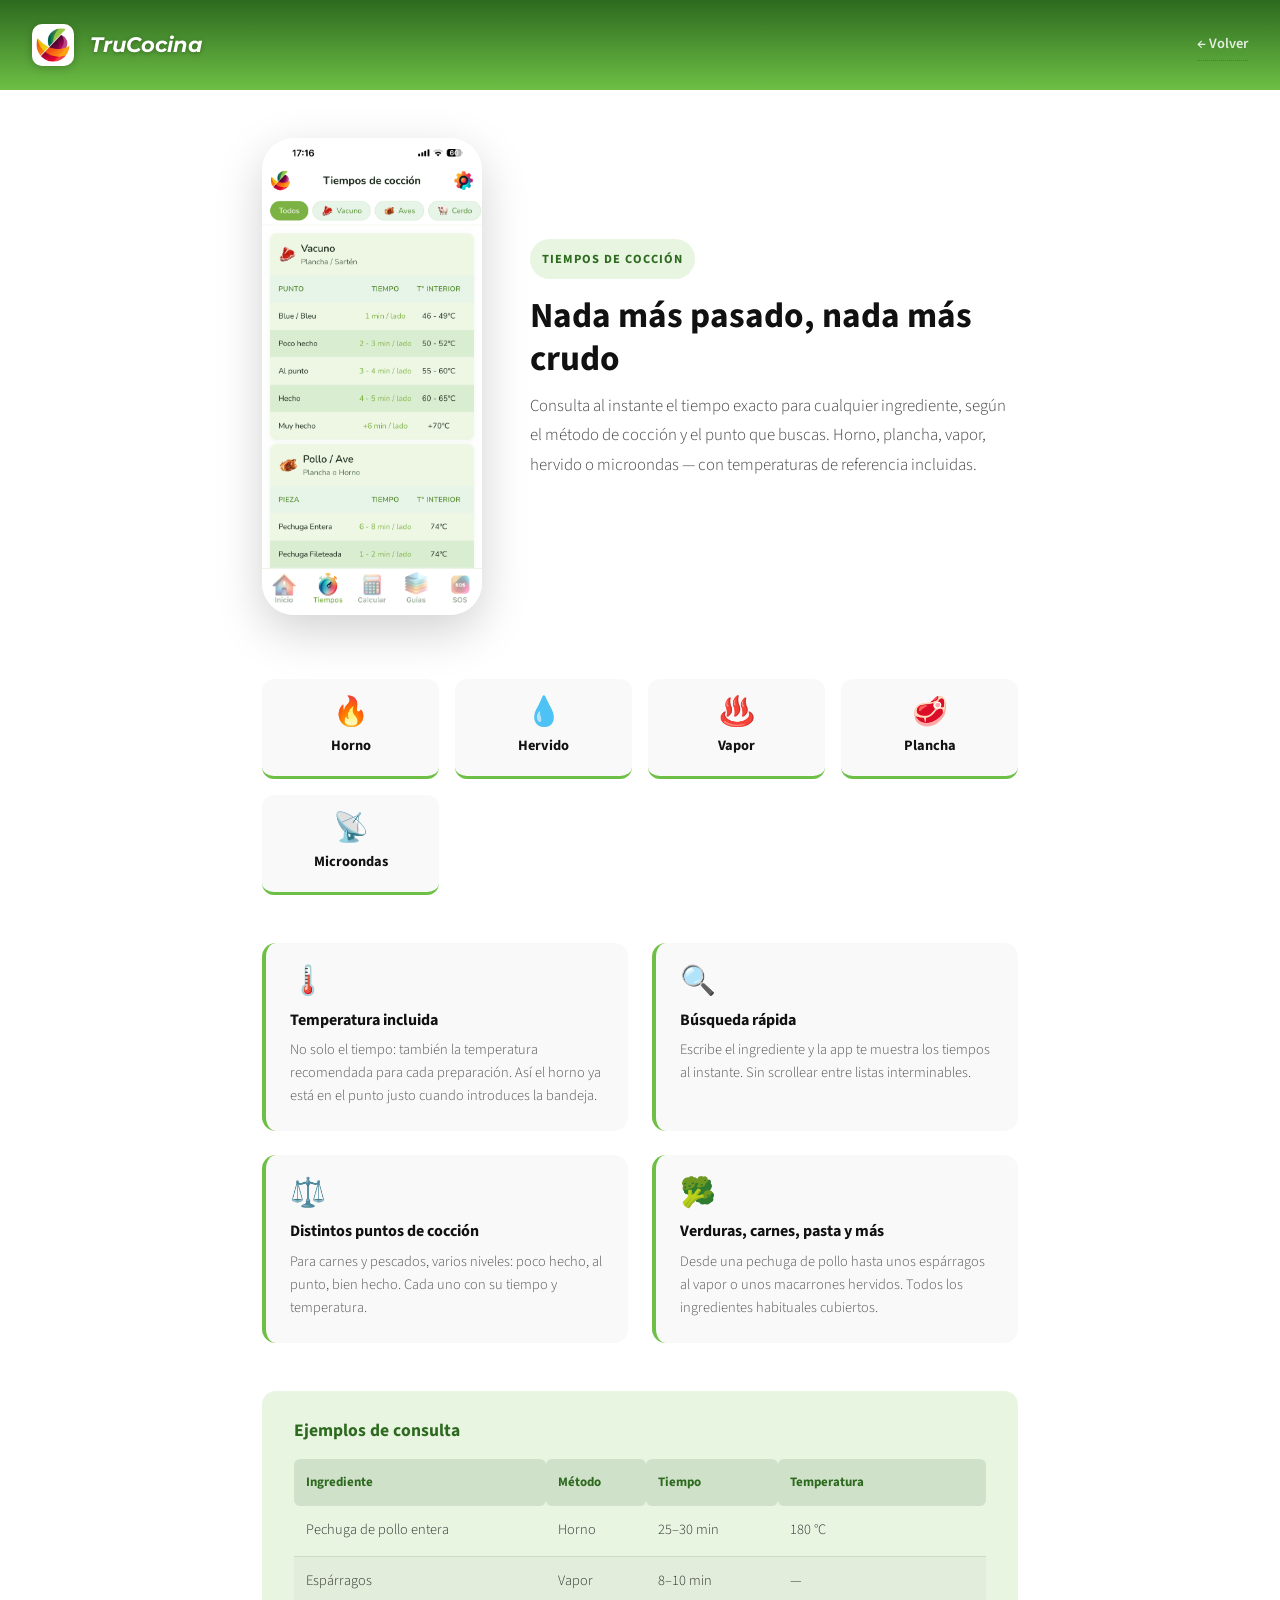
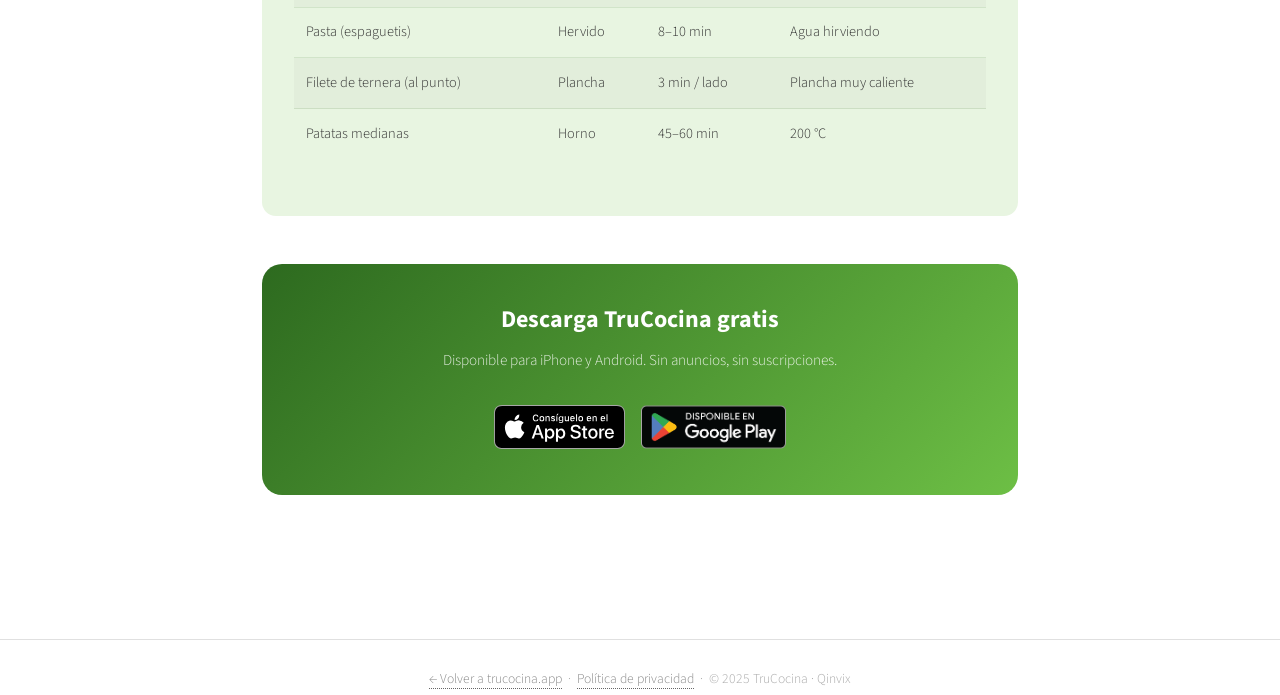
<file: capturas/tiempos.html>
<!DOCTYPE HTML>
<html lang="es">
	<head>
		<title>Tiempos de cocción — TruCocina</title>
		<meta charset="utf-8" />
		<meta name="viewport" content="width=device-width, initial-scale=1, user-scalable=no" />
		<meta name="description" content="Consulta al instante cuánto tarda cualquier ingrediente al horno, al vapor, a la plancha o hervido. Tiempos y temperaturas exactas." />
		<link rel="icon" type="image/png" href="../favicon.png" />
		<link rel="preconnect" href="https://fonts.googleapis.com" />
		<link rel="preconnect" href="https://fonts.gstatic.com" crossorigin />
		<link href="https://fonts.googleapis.com/css2?family=Montserrat:ital,wght@1,600;1,700&display=swap" rel="stylesheet" />
		<link rel="stylesheet" href="../assets/css/main.css" />
		<style>
			:root {
				--green-dark: #2d6a1f;
				--green-mid: #6dbf45;
				--green-light: #e8f5e1;
			}
			body { background: #fff; }

			.page-header {
				background: linear-gradient(to bottom, var(--green-dark) 0%, var(--green-mid) 100%);
				padding: 1.5rem 2rem;
				display: flex;
				align-items: center;
				gap: 1rem;
			}
			.page-header img.logo {
				width: 42px; height: 42px;
				border-radius: 10px;
				box-shadow: 0 2px 8px rgba(0,0,0,0.2);
			}
			.page-header a.back {
				color: rgba(255,255,255,0.85);
				text-decoration: none;
				font-size: 0.9rem;
				font-weight: 600;
			}
			.page-header a.back:hover { color: #fff; }
			.page-header .brand-name {
				font-family: 'Montserrat', sans-serif;
				font-style: italic;
				font-weight: 700;
				font-size: 1.3rem;
				color: #fff;
				text-shadow: 0 1px 4px rgba(0,0,0,0.3);
			}

			.content-wrap {
				max-width: 820px;
				margin: 0 auto;
				padding: 3rem 2rem 5rem;
			}

			.section-hero {
				display: flex;
				gap: 3rem;
				align-items: center;
				margin-bottom: 4rem;
				flex-wrap: wrap;
			}
			.section-hero .screenshot { flex: 0 0 auto; display: flex; justify-content: center; }
			.section-hero .screenshot img {
				width: 220px;
				border-radius: 32px;
				box-shadow: 0 16px 48px rgba(0,0,0,0.18);
			}
			.section-hero .intro { flex: 1; min-width: 260px; }
			.section-hero .intro .tag {
				display: inline-block;
				background: var(--green-light);
				color: var(--green-dark);
				font-size: 0.78rem;
				font-weight: 700;
				letter-spacing: 0.08em;
				text-transform: uppercase;
				padding: 0.3rem 0.75rem;
				border-radius: 20px;
				margin-bottom: 1rem;
			}
			.section-hero .intro h1 {
				font-size: 2.2rem;
				font-weight: 700;
				color: #111;
				margin-bottom: 0.75rem;
				line-height: 1.2;
			}
			.section-hero .intro p {
				font-size: 1.05rem;
				line-height: 1.75;
				color: #444;
			}

			.methods-row {
				display: grid;
				grid-template-columns: repeat(auto-fit, minmax(140px, 1fr));
				gap: 1rem;
				margin-bottom: 3rem;
			}
			.method-pill {
				background: #f9f9f9;
				border-radius: 12px;
				padding: 1.2rem 1rem;
				text-align: center;
				border-bottom: 3px solid var(--green-mid);
			}
			.method-pill .m-icon { font-size: 1.8rem; margin-bottom: 0.4rem; }
			.method-pill h3 { font-size: 0.9rem; font-weight: 700; color: #111; margin: 0; }

			.features-grid {
				display: grid;
				grid-template-columns: repeat(auto-fit, minmax(240px, 1fr));
				gap: 1.5rem;
				margin-bottom: 3rem;
			}
			.feature-card {
				background: #f9f9f9;
				border-radius: 14px;
				padding: 1.5rem;
				border-left: 4px solid var(--green-mid);
			}
			.feature-card .feature-icon { font-size: 1.8rem; margin-bottom: 0.6rem; }
			.feature-card h3 { font-size: 1rem; font-weight: 700; color: #111; margin-bottom: 0.4rem; }
			.feature-card p { font-size: 0.9rem; line-height: 1.6; color: #555; margin: 0; }

			.example-box {
				background: var(--green-light);
				border-radius: 14px;
				padding: 1.75rem 2rem;
				margin-bottom: 3rem;
			}
			.example-box h2 { font-size: 1.1rem; font-weight: 700; color: var(--green-dark); margin-bottom: 1rem; }
			.example-table { width: 100%; border-collapse: collapse; font-size: 0.9rem; }
			.example-table th {
				text-align: left;
				padding: 0.5rem 0.75rem;
				background: rgba(45,106,31,0.1);
				color: var(--green-dark);
				font-weight: 700;
				border-radius: 6px;
			}
			.example-table td {
				padding: 0.6rem 0.75rem;
				border-bottom: 1px solid rgba(45,106,31,0.12);
				color: #333;
			}
			.example-table tr:last-child td { border-bottom: none; }

			.cta-section {
				text-align: center;
				padding: 2.5rem;
				background: linear-gradient(135deg, var(--green-dark) 0%, var(--green-mid) 100%);
				border-radius: 20px;
				color: #fff;
			}
			.cta-section h2 { font-size: 1.5rem; font-weight: 700; margin-bottom: 0.5rem; color: #fff; }
			.cta-section p { font-size: 0.95rem; margin-bottom: 1.5rem; color: rgba(255,255,255,0.85); }
			.cta-buttons { display: flex; gap: 1rem; justify-content: center; flex-wrap: wrap; }
			.cta-btn {
				display: inline-block;
				text-decoration: none !important;
				border-bottom: none !important;
				transition: transform 0.15s, opacity 0.15s;
				outline: none;
				line-height: 0;
			}
			.cta-btn:hover { transform: translateY(-2px); opacity: 0.88; }

			.page-footer {
				margin-top: 4rem;
				padding-top: 1.5rem;
				border-top: 1px solid #e0e0e0;
				font-size: 0.85rem;
				color: #aaa;
				text-align: center;
			}
			.page-footer a { color: #888; text-decoration: none; }
			.page-footer a:hover { color: #333; }

			@media (max-width: 600px) {
				.section-hero { gap: 2rem; }
				.section-hero .screenshot img { width: 180px; }
				.section-hero .intro h1 { font-size: 1.7rem; }
				.content-wrap { padding: 2rem 1.25rem 4rem; }
			}
		</style>
	</head>
	<body>

		<div class="page-header">
			<img class="logo" src="../images/icon-white.png" alt="TruCocina" />
			<span class="brand-name">TruCocina</span>
			<span style="flex:1"></span>
			<a class="back" href="../index.html">← Volver</a>
		</div>

		<div class="content-wrap">

			<div class="section-hero">
				<div class="screenshot">
					<img src="../images/tiempos.png" alt="Tiempos de cocción en TruCocina" />
				</div>
				<div class="intro">
					<span class="tag">Tiempos de cocción</span>
					<h1>Nada más pasado, nada más crudo</h1>
					<p>Consulta al instante el tiempo exacto para cualquier ingrediente, según el método de cocción y el punto que buscas. Horno, plancha, vapor, hervido o microondas — con temperaturas de referencia incluidas.</p>
				</div>
			</div>

			<div class="methods-row">
				<div class="method-pill"><div class="m-icon">🔥</div><h3>Horno</h3></div>
				<div class="method-pill"><div class="m-icon">💧</div><h3>Hervido</h3></div>
				<div class="method-pill"><div class="m-icon">♨️</div><h3>Vapor</h3></div>
				<div class="method-pill"><div class="m-icon">🥩</div><h3>Plancha</h3></div>
				<div class="method-pill"><div class="m-icon">📡</div><h3>Microondas</h3></div>
			</div>

			<div class="features-grid">
				<div class="feature-card">
					<div class="feature-icon">🌡️</div>
					<h3>Temperatura incluida</h3>
					<p>No solo el tiempo: también la temperatura recomendada para cada preparación. Así el horno ya está en el punto justo cuando introduces la bandeja.</p>
				</div>
				<div class="feature-card">
					<div class="feature-icon">🔍</div>
					<h3>Búsqueda rápida</h3>
					<p>Escribe el ingrediente y la app te muestra los tiempos al instante. Sin scrollear entre listas interminables.</p>
				</div>
				<div class="feature-card">
					<div class="feature-icon">⚖️</div>
					<h3>Distintos puntos de cocción</h3>
					<p>Para carnes y pescados, varios niveles: poco hecho, al punto, bien hecho. Cada uno con su tiempo y temperatura.</p>
				</div>
				<div class="feature-card">
					<div class="feature-icon">🥦</div>
					<h3>Verduras, carnes, pasta y más</h3>
					<p>Desde una pechuga de pollo hasta unos espárragos al vapor o unos macarrones hervidos. Todos los ingredientes habituales cubiertos.</p>
				</div>
			</div>

			<div class="example-box">
				<h2>Ejemplos de consulta</h2>
				<table class="example-table">
					<tr>
						<th>Ingrediente</th>
						<th>Método</th>
						<th>Tiempo</th>
						<th>Temperatura</th>
					</tr>
					<tr>
						<td>Pechuga de pollo entera</td>
						<td>Horno</td>
						<td>25–30 min</td>
						<td>180 °C</td>
					</tr>
					<tr>
						<td>Espárragos</td>
						<td>Vapor</td>
						<td>8–10 min</td>
						<td>—</td>
					</tr>
					<tr>
						<td>Pasta (espaguetis)</td>
						<td>Hervido</td>
						<td>8–10 min</td>
						<td>Agua hirviendo</td>
					</tr>
					<tr>
						<td>Filete de ternera (al punto)</td>
						<td>Plancha</td>
						<td>3 min / lado</td>
						<td>Plancha muy caliente</td>
					</tr>
					<tr>
						<td>Patatas medianas</td>
						<td>Horno</td>
						<td>45–60 min</td>
						<td>200 °C</td>
					</tr>
				</table>
			</div>

			<div class="cta-section">
				<h2>Descarga TruCocina gratis</h2>
				<p>Disponible para iPhone y Android. Sin anuncios, sin suscripciones.</p>
				<div class="cta-buttons" style="align-items:center">
					<a href="#" class="cta-btn"><img src="../images/badge-appstore.svg" alt="Descarga en el App Store" style="height:44px;width:auto;display:block;" /></a>
					<a href="#" class="cta-btn"><img src="../images/badge-googleplay.png" alt="Disponible en Google Play" style="height:56px;width:auto;display:block;" /></a>
				</div>
			</div>

		</div>

		<div class="page-footer">
			<a href="../index.html">← Volver a trucocina.app</a> &nbsp;·&nbsp;
			<a href="../privacidad.html">Política de privacidad</a> &nbsp;·&nbsp;
			&copy; 2025 TruCocina · Qinvix
		</div>

	</body>
</html>
</file>
<file: assets/css/noscript.css>
/*
	Photon by HTML5 UP
	html5up.net | @ajlkn
	Free for personal and commercial use under the CCA 3.0 license (html5up.net/license)
*/

/* Header */

	body.is-preload #header .inner {
		-moz-transform: none;
		-webkit-transform: none;
		-ms-transform: none;
		transform: none;
		opacity: 1;
	}

		body.is-preload #header .inner .actions {
			-moz-transform: none;
			-webkit-transform: none;
			-ms-transform: none;
			transform: none;
			opacity: 1;
		}

	body.is-preload #header:after {
		opacity: 0;
	}
</file>
<file: assets/css/main.css>
@import url("fontawesome-all.min.css");
@import url("https://fonts.googleapis.com/css?family=Source+Sans+Pro:300,300italic,400,400italic");

/*
	Photon by HTML5 UP
	html5up.net | @ajlkn
	Free for personal and commercial use under the CCA 3.0 license (html5up.net/license)
*/

html, body, div, span, applet, object,
iframe, h1, h2, h3, h4, h5, h6, p, blockquote,
pre, a, abbr, acronym, address, big, cite,
code, del, dfn, em, img, ins, kbd, q, s, samp,
small, strike, strong, sub, sup, tt, var, b,
u, i, center, dl, dt, dd, ol, ul, li, fieldset,
form, label, legend, table, caption, tbody,
tfoot, thead, tr, th, td, article, aside,
canvas, details, embed, figure, figcaption,
footer, header, hgroup, menu, nav, output, ruby,
section, summary, time, mark, audio, video {
	margin: 0;
	padding: 0;
	border: 0;
	font-size: 100%;
	font: inherit;
	vertical-align: baseline;}

article, aside, details, figcaption, figure,
footer, header, hgroup, menu, nav, section {
	display: block;}

body {
	line-height: 1;
}

ol, ul {
	list-style: none;
}

blockquote, q {
	quotes: none;
}

	blockquote:before, blockquote:after, q:before, q:after {
		content: '';
		content: none;
	}

table {
	border-collapse: collapse;
	border-spacing: 0;
}

body {
	-webkit-text-size-adjust: none;
}

mark {
	background-color: transparent;
	color: inherit;
}

input::-moz-focus-inner {
	border: 0;
	padding: 0;
}

input, select, textarea {
	-moz-appearance: none;
	-webkit-appearance: none;
	-ms-appearance: none;
	appearance: none;
}

/* Basic */

	html {
		box-sizing: border-box;
	}

	*, *:before, *:after {
		box-sizing: inherit;
	}

	body {
		background: #fff;
	}

		body.is-preload *, body.is-preload *:before, body.is-preload *:after {
			-moz-animation: none !important;
			-webkit-animation: none !important;
			-ms-animation: none !important;
			animation: none !important;
			-moz-transition: none !important;
			-webkit-transition: none !important;
			-ms-transition: none !important;
			transition: none !important;
		}

	body, input, select, textarea {
		color: #666;
		font-family: "Source Sans Pro", Helvetica, sans-serif;
		font-size: 16pt;
		font-weight: 300;
		line-height: 1.65em;
	}

	a {
		-moz-transition: color 0.2s ease-in-out, border-color 0.2s ease-in-out;
		-webkit-transition: color 0.2s ease-in-out, border-color 0.2s ease-in-out;
		-ms-transition: color 0.2s ease-in-out, border-color 0.2s ease-in-out;
		transition: color 0.2s ease-in-out, border-color 0.2s ease-in-out;
		border-bottom: dotted 1px #666;
		color: inherit;
		text-decoration: none;
	}

		a:hover {
			border-bottom-color: transparent !important;
			color: #6bd4c8;
		}

	strong, b {
		color: #555;
		font-weight: 400;
	}

	em, i {
		font-style: italic;
	}

	p {
		margin: 0 0 2em 0;
	}

	h1, h2, h3, h4, h5, h6 {
		color: #555;
		line-height: 1em;
		margin: 0 0 1em 0;
	}

		h1 a, h2 a, h3 a, h4 a, h5 a, h6 a {
			color: inherit;
			text-decoration: none;
		}

	h1 {
		font-size: 2.25em;
		line-height: 1.35em;
	}

	h2 {
		font-size: 2em;
		line-height: 1.35em;
	}

	h3 {
		font-size: 1.35em;
		line-height: 1.5em;
	}

	h4 {
		font-size: 1.25em;
		line-height: 1.5em;
	}

	h5 {
		font-size: 0.9em;
		line-height: 1.5em;
	}

	h6 {
		font-size: 0.7em;
		line-height: 1.5em;
	}

	sub {
		font-size: 0.8em;
		position: relative;
		top: 0.5em;
	}

	sup {
		font-size: 0.8em;
		position: relative;
		top: -0.5em;
	}

	hr {
		border: 0;
		border-bottom: solid 1px rgba(144, 144, 144, 0.5);
		margin: 2em 0;
	}

		hr.major {
			margin: 3em 0;
		}

	blockquote {
		border-left: solid 4px rgba(144, 144, 144, 0.5);
		font-style: italic;
		margin: 0 0 2em 0;
		padding: 0.5em 0 0.5em 2em;
	}

	code {
		background: rgba(144, 144, 144, 0.075);
		border-radius: 4px;
		border: solid 1px rgba(144, 144, 144, 0.5);
		font-family: "Courier New", monospace;
		font-size: 0.9em;
		margin: 0 0.25em;
		padding: 0.25em 0.65em;
	}

	pre {
		-webkit-overflow-scrolling: touch;
		font-family: "Courier New", monospace;
		font-size: 0.9em;
		margin: 0 0 2em 0;
	}

		pre code {
			display: block;
			line-height: 1.75em;
			padding: 1em 1.5em;
			overflow-x: auto;
		}

	.align-left {
		text-align: left;
	}

	.align-center {
		text-align: center;
	}

	.align-right {
		text-align: right;
	}

/* Container */

	.container {
		margin: 0 auto;
		max-width: calc(100% - 4em);
		width: 60em;
	}

		.container.xsmall {
			width: 15em;
		}

		.container.small {
			width: 30em;
		}

		.container.medium {
			width: 45em;
		}

		.container.large {
			width: 75em;
		}

		.container.xlarge {
			width: 90em;
		}

		.container.max {
			width: 100%;
		}

		@media screen and (max-width: 980px) {

			.container {
				max-width: 100% !important;
				width: 100% !important;
			}

		}

		@media screen and (max-width: 480px) {

			.container {
				max-width: calc(100% - 3em);
			}

		}

/* Row */

	.row {
		display: flex;
		flex-wrap: wrap;
		box-sizing: border-box;
		align-items: stretch;
	}

		.row > * {
			box-sizing: border-box;
		}

		.row.gtr-uniform > * > :last-child {
			margin-bottom: 0;
		}

		.row.aln-left {
			justify-content: flex-start;
		}

		.row.aln-center {
			justify-content: center;
		}

		.row.aln-right {
			justify-content: flex-end;
		}

		.row.aln-top {
			align-items: flex-start;
		}

		.row.aln-middle {
			align-items: center;
		}

		.row.aln-bottom {
			align-items: flex-end;
		}

		.row > .imp {
			order: -1;
		}

		.row > .col-1 {
			width: 8.33333%;
		}

		.row > .off-1 {
			margin-left: 8.33333%;
		}

		.row > .col-2 {
			width: 16.66667%;
		}

		.row > .off-2 {
			margin-left: 16.66667%;
		}

		.row > .col-3 {
			width: 25%;
		}

		.row > .off-3 {
			margin-left: 25%;
		}

		.row > .col-4 {
			width: 33.33333%;
		}

		.row > .off-4 {
			margin-left: 33.33333%;
		}

		.row > .col-5 {
			width: 41.66667%;
		}

		.row > .off-5 {
			margin-left: 41.66667%;
		}

		.row > .col-6 {
			width: 50%;
		}

		.row > .off-6 {
			margin-left: 50%;
		}

		.row > .col-7 {
			width: 58.33333%;
		}

		.row > .off-7 {
			margin-left: 58.33333%;
		}

		.row > .col-8 {
			width: 66.66667%;
		}

		.row > .off-8 {
			margin-left: 66.66667%;
		}

		.row > .col-9 {
			width: 75%;
		}

		.row > .off-9 {
			margin-left: 75%;
		}

		.row > .col-10 {
			width: 83.33333%;
		}

		.row > .off-10 {
			margin-left: 83.33333%;
		}

		.row > .col-11 {
			width: 91.66667%;
		}

		.row > .off-11 {
			margin-left: 91.66667%;
		}

		.row > .col-12 {
			width: 100%;
		}

		.row > .off-12 {
			margin-left: 100%;
		}

		.row.gtr-0 {
			margin-top: 0;
			margin-left: 0em;
		}

			.row.gtr-0 > * {
				padding: 0 0 0 0em;
			}

			.row.gtr-0.gtr-uniform {
				margin-top: 0em;
			}

				.row.gtr-0.gtr-uniform > * {
					padding-top: 0em;
				}

		.row.gtr-25 {
			margin-top: 0;
			margin-left: -0.5em;
		}

			.row.gtr-25 > * {
				padding: 0 0 0 0.5em;
			}

			.row.gtr-25.gtr-uniform {
				margin-top: -0.5em;
			}

				.row.gtr-25.gtr-uniform > * {
					padding-top: 0.5em;
				}

		.row.gtr-50 {
			margin-top: 0;
			margin-left: -1em;
		}

			.row.gtr-50 > * {
				padding: 0 0 0 1em;
			}

			.row.gtr-50.gtr-uniform {
				margin-top: -1em;
			}

				.row.gtr-50.gtr-uniform > * {
					padding-top: 1em;
				}

		.row {
			margin-top: 0;
			margin-left: -2em;
		}

			.row > * {
				padding: 0 0 0 2em;
			}

			.row.gtr-uniform {
				margin-top: -2em;
			}

				.row.gtr-uniform > * {
					padding-top: 2em;
				}

		.row.gtr-150 {
			margin-top: 0;
			margin-left: -3em;
		}

			.row.gtr-150 > * {
				padding: 0 0 0 3em;
			}

			.row.gtr-150.gtr-uniform {
				margin-top: -3em;
			}

				.row.gtr-150.gtr-uniform > * {
					padding-top: 3em;
				}

		.row.gtr-200 {
			margin-top: 0;
			margin-left: -4em;
		}

			.row.gtr-200 > * {
				padding: 0 0 0 4em;
			}

			.row.gtr-200.gtr-uniform {
				margin-top: -4em;
			}

				.row.gtr-200.gtr-uniform > * {
					padding-top: 4em;
				}

		@media screen and (max-width: 1680px) {

			.row {
				display: flex;
				flex-wrap: wrap;
				box-sizing: border-box;
				align-items: stretch;
			}

				.row > * {
					box-sizing: border-box;
				}

				.row.gtr-uniform > * > :last-child {
					margin-bottom: 0;
				}

				.row.aln-left {
					justify-content: flex-start;
				}

				.row.aln-center {
					justify-content: center;
				}

				.row.aln-right {
					justify-content: flex-end;
				}

				.row.aln-top {
					align-items: flex-start;
				}

				.row.aln-middle {
					align-items: center;
				}

				.row.aln-bottom {
					align-items: flex-end;
				}

				.row > .imp-xlarge {
					order: -1;
				}

				.row > .col-1-xlarge {
					width: 8.33333%;
				}

				.row > .off-1-xlarge {
					margin-left: 8.33333%;
				}

				.row > .col-2-xlarge {
					width: 16.66667%;
				}

				.row > .off-2-xlarge {
					margin-left: 16.66667%;
				}

				.row > .col-3-xlarge {
					width: 25%;
				}

				.row > .off-3-xlarge {
					margin-left: 25%;
				}

				.row > .col-4-xlarge {
					width: 33.33333%;
				}

				.row > .off-4-xlarge {
					margin-left: 33.33333%;
				}

				.row > .col-5-xlarge {
					width: 41.66667%;
				}

				.row > .off-5-xlarge {
					margin-left: 41.66667%;
				}

				.row > .col-6-xlarge {
					width: 50%;
				}

				.row > .off-6-xlarge {
					margin-left: 50%;
				}

				.row > .col-7-xlarge {
					width: 58.33333%;
				}

				.row > .off-7-xlarge {
					margin-left: 58.33333%;
				}

				.row > .col-8-xlarge {
					width: 66.66667%;
				}

				.row > .off-8-xlarge {
					margin-left: 66.66667%;
				}

				.row > .col-9-xlarge {
					width: 75%;
				}

				.row > .off-9-xlarge {
					margin-left: 75%;
				}

				.row > .col-10-xlarge {
					width: 83.33333%;
				}

				.row > .off-10-xlarge {
					margin-left: 83.33333%;
				}

				.row > .col-11-xlarge {
					width: 91.66667%;
				}

				.row > .off-11-xlarge {
					margin-left: 91.66667%;
				}

				.row > .col-12-xlarge {
					width: 100%;
				}

				.row > .off-12-xlarge {
					margin-left: 100%;
				}

				.row.gtr-0 {
					margin-top: 0;
					margin-left: 0em;
				}

					.row.gtr-0 > * {
						padding: 0 0 0 0em;
					}

					.row.gtr-0.gtr-uniform {
						margin-top: 0em;
					}

						.row.gtr-0.gtr-uniform > * {
							padding-top: 0em;
						}

				.row.gtr-25 {
					margin-top: 0;
					margin-left: -0.5em;
				}

					.row.gtr-25 > * {
						padding: 0 0 0 0.5em;
					}

					.row.gtr-25.gtr-uniform {
						margin-top: -0.5em;
					}

						.row.gtr-25.gtr-uniform > * {
							padding-top: 0.5em;
						}

				.row.gtr-50 {
					margin-top: 0;
					margin-left: -1em;
				}

					.row.gtr-50 > * {
						padding: 0 0 0 1em;
					}

					.row.gtr-50.gtr-uniform {
						margin-top: -1em;
					}

						.row.gtr-50.gtr-uniform > * {
							padding-top: 1em;
						}

				.row {
					margin-top: 0;
					margin-left: -2em;
				}

					.row > * {
						padding: 0 0 0 2em;
					}

					.row.gtr-uniform {
						margin-top: -2em;
					}

						.row.gtr-uniform > * {
							padding-top: 2em;
						}

				.row.gtr-150 {
					margin-top: 0;
					margin-left: -3em;
				}

					.row.gtr-150 > * {
						padding: 0 0 0 3em;
					}

					.row.gtr-150.gtr-uniform {
						margin-top: -3em;
					}

						.row.gtr-150.gtr-uniform > * {
							padding-top: 3em;
						}

				.row.gtr-200 {
					margin-top: 0;
					margin-left: -4em;
				}

					.row.gtr-200 > * {
						padding: 0 0 0 4em;
					}

					.row.gtr-200.gtr-uniform {
						margin-top: -4em;
					}

						.row.gtr-200.gtr-uniform > * {
							padding-top: 4em;
						}

		}

		@media screen and (max-width: 1140px) {

			.row {
				display: flex;
				flex-wrap: wrap;
				box-sizing: border-box;
				align-items: stretch;
			}

				.row > * {
					box-sizing: border-box;
				}

				.row.gtr-uniform > * > :last-child {
					margin-bottom: 0;
				}

				.row.aln-left {
					justify-content: flex-start;
				}

				.row.aln-center {
					justify-content: center;
				}

				.row.aln-right {
					justify-content: flex-end;
				}

				.row.aln-top {
					align-items: flex-start;
				}

				.row.aln-middle {
					align-items: center;
				}

				.row.aln-bottom {
					align-items: flex-end;
				}

				.row > .imp-large {
					order: -1;
				}

				.row > .col-1-large {
					width: 8.33333%;
				}

				.row > .off-1-large {
					margin-left: 8.33333%;
				}

				.row > .col-2-large {
					width: 16.66667%;
				}

				.row > .off-2-large {
					margin-left: 16.66667%;
				}

				.row > .col-3-large {
					width: 25%;
				}

				.row > .off-3-large {
					margin-left: 25%;
				}

				.row > .col-4-large {
					width: 33.33333%;
				}

				.row > .off-4-large {
					margin-left: 33.33333%;
				}

				.row > .col-5-large {
					width: 41.66667%;
				}

				.row > .off-5-large {
					margin-left: 41.66667%;
				}

				.row > .col-6-large {
					width: 50%;
				}

				.row > .off-6-large {
					margin-left: 50%;
				}

				.row > .col-7-large {
					width: 58.33333%;
				}

				.row > .off-7-large {
					margin-left: 58.33333%;
				}

				.row > .col-8-large {
					width: 66.66667%;
				}

				.row > .off-8-large {
					margin-left: 66.66667%;
				}

				.row > .col-9-large {
					width: 75%;
				}

				.row > .off-9-large {
					margin-left: 75%;
				}

				.row > .col-10-large {
					width: 83.33333%;
				}

				.row > .off-10-large {
					margin-left: 83.33333%;
				}

				.row > .col-11-large {
					width: 91.66667%;
				}

				.row > .off-11-large {
					margin-left: 91.66667%;
				}

				.row > .col-12-large {
					width: 100%;
				}

				.row > .off-12-large {
					margin-left: 100%;
				}

				.row.gtr-0 {
					margin-top: 0;
					margin-left: 0em;
				}

					.row.gtr-0 > * {
						padding: 0 0 0 0em;
					}

					.row.gtr-0.gtr-uniform {
						margin-top: 0em;
					}

						.row.gtr-0.gtr-uniform > * {
							padding-top: 0em;
						}

				.row.gtr-25 {
					margin-top: 0;
					margin-left: -0.5em;
				}

					.row.gtr-25 > * {
						padding: 0 0 0 0.5em;
					}

					.row.gtr-25.gtr-uniform {
						margin-top: -0.5em;
					}

						.row.gtr-25.gtr-uniform > * {
							padding-top: 0.5em;
						}

				.row.gtr-50 {
					margin-top: 0;
					margin-left: -1em;
				}

					.row.gtr-50 > * {
						padding: 0 0 0 1em;
					}

					.row.gtr-50.gtr-uniform {
						margin-top: -1em;
					}

						.row.gtr-50.gtr-uniform > * {
							padding-top: 1em;
						}

				.row {
					margin-top: 0;
					margin-left: -2em;
				}

					.row > * {
						padding: 0 0 0 2em;
					}

					.row.gtr-uniform {
						margin-top: -2em;
					}

						.row.gtr-uniform > * {
							padding-top: 2em;
						}

				.row.gtr-150 {
					margin-top: 0;
					margin-left: -3em;
				}

					.row.gtr-150 > * {
						padding: 0 0 0 3em;
					}

					.row.gtr-150.gtr-uniform {
						margin-top: -3em;
					}

						.row.gtr-150.gtr-uniform > * {
							padding-top: 3em;
						}

				.row.gtr-200 {
					margin-top: 0;
					margin-left: -4em;
				}

					.row.gtr-200 > * {
						padding: 0 0 0 4em;
					}

					.row.gtr-200.gtr-uniform {
						margin-top: -4em;
					}

						.row.gtr-200.gtr-uniform > * {
							padding-top: 4em;
						}

		}

		@media screen and (max-width: 980px) {

			.row {
				display: flex;
				flex-wrap: wrap;
				box-sizing: border-box;
				align-items: stretch;
			}

				.row > * {
					box-sizing: border-box;
				}

				.row.gtr-uniform > * > :last-child {
					margin-bottom: 0;
				}

				.row.aln-left {
					justify-content: flex-start;
				}

				.row.aln-center {
					justify-content: center;
				}

				.row.aln-right {
					justify-content: flex-end;
				}

				.row.aln-top {
					align-items: flex-start;
				}

				.row.aln-middle {
					align-items: center;
				}

				.row.aln-bottom {
					align-items: flex-end;
				}

				.row > .imp-medium {
					order: -1;
				}

				.row > .col-1-medium {
					width: 8.33333%;
				}

				.row > .off-1-medium {
					margin-left: 8.33333%;
				}

				.row > .col-2-medium {
					width: 16.66667%;
				}

				.row > .off-2-medium {
					margin-left: 16.66667%;
				}

				.row > .col-3-medium {
					width: 25%;
				}

				.row > .off-3-medium {
					margin-left: 25%;
				}

				.row > .col-4-medium {
					width: 33.33333%;
				}

				.row > .off-4-medium {
					margin-left: 33.33333%;
				}

				.row > .col-5-medium {
					width: 41.66667%;
				}

				.row > .off-5-medium {
					margin-left: 41.66667%;
				}

				.row > .col-6-medium {
					width: 50%;
				}

				.row > .off-6-medium {
					margin-left: 50%;
				}

				.row > .col-7-medium {
					width: 58.33333%;
				}

				.row > .off-7-medium {
					margin-left: 58.33333%;
				}

				.row > .col-8-medium {
					width: 66.66667%;
				}

				.row > .off-8-medium {
					margin-left: 66.66667%;
				}

				.row > .col-9-medium {
					width: 75%;
				}

				.row > .off-9-medium {
					margin-left: 75%;
				}

				.row > .col-10-medium {
					width: 83.33333%;
				}

				.row > .off-10-medium {
					margin-left: 83.33333%;
				}

				.row > .col-11-medium {
					width: 91.66667%;
				}

				.row > .off-11-medium {
					margin-left: 91.66667%;
				}

				.row > .col-12-medium {
					width: 100%;
				}

				.row > .off-12-medium {
					margin-left: 100%;
				}

				.row.gtr-0 {
					margin-top: 0;
					margin-left: 0em;
				}

					.row.gtr-0 > * {
						padding: 0 0 0 0em;
					}

					.row.gtr-0.gtr-uniform {
						margin-top: 0em;
					}

						.row.gtr-0.gtr-uniform > * {
							padding-top: 0em;
						}

				.row.gtr-25 {
					margin-top: 0;
					margin-left: -0.5em;
				}

					.row.gtr-25 > * {
						padding: 0 0 0 0.5em;
					}

					.row.gtr-25.gtr-uniform {
						margin-top: -0.5em;
					}

						.row.gtr-25.gtr-uniform > * {
							padding-top: 0.5em;
						}

				.row.gtr-50 {
					margin-top: 0;
					margin-left: -1em;
				}

					.row.gtr-50 > * {
						padding: 0 0 0 1em;
					}

					.row.gtr-50.gtr-uniform {
						margin-top: -1em;
					}

						.row.gtr-50.gtr-uniform > * {
							padding-top: 1em;
						}

				.row {
					margin-top: 0;
					margin-left: -2em;
				}

					.row > * {
						padding: 0 0 0 2em;
					}

					.row.gtr-uniform {
						margin-top: -2em;
					}

						.row.gtr-uniform > * {
							padding-top: 2em;
						}

				.row.gtr-150 {
					margin-top: 0;
					margin-left: -3em;
				}

					.row.gtr-150 > * {
						padding: 0 0 0 3em;
					}

					.row.gtr-150.gtr-uniform {
						margin-top: -3em;
					}

						.row.gtr-150.gtr-uniform > * {
							padding-top: 3em;
						}

				.row.gtr-200 {
					margin-top: 0;
					margin-left: -4em;
				}

					.row.gtr-200 > * {
						padding: 0 0 0 4em;
					}

					.row.gtr-200.gtr-uniform {
						margin-top: -4em;
					}

						.row.gtr-200.gtr-uniform > * {
							padding-top: 4em;
						}

		}

		@media screen and (max-width: 736px) {

			.row {
				display: flex;
				flex-wrap: wrap;
				box-sizing: border-box;
				align-items: stretch;
			}

				.row > * {
					box-sizing: border-box;
				}

				.row.gtr-uniform > * > :last-child {
					margin-bottom: 0;
				}

				.row.aln-left {
					justify-content: flex-start;
				}

				.row.aln-center {
					justify-content: center;
				}

				.row.aln-right {
					justify-content: flex-end;
				}

				.row.aln-top {
					align-items: flex-start;
				}

				.row.aln-middle {
					align-items: center;
				}

				.row.aln-bottom {
					align-items: flex-end;
				}

				.row > .imp-small {
					order: -1;
				}

				.row > .col-1-small {
					width: 8.33333%;
				}

				.row > .off-1-small {
					margin-left: 8.33333%;
				}

				.row > .col-2-small {
					width: 16.66667%;
				}

				.row > .off-2-small {
					margin-left: 16.66667%;
				}

				.row > .col-3-small {
					width: 25%;
				}

				.row > .off-3-small {
					margin-left: 25%;
				}

				.row > .col-4-small {
					width: 33.33333%;
				}

				.row > .off-4-small {
					margin-left: 33.33333%;
				}

				.row > .col-5-small {
					width: 41.66667%;
				}

				.row > .off-5-small {
					margin-left: 41.66667%;
				}

				.row > .col-6-small {
					width: 50%;
				}

				.row > .off-6-small {
					margin-left: 50%;
				}

				.row > .col-7-small {
					width: 58.33333%;
				}

				.row > .off-7-small {
					margin-left: 58.33333%;
				}

				.row > .col-8-small {
					width: 66.66667%;
				}

				.row > .off-8-small {
					margin-left: 66.66667%;
				}

				.row > .col-9-small {
					width: 75%;
				}

				.row > .off-9-small {
					margin-left: 75%;
				}

				.row > .col-10-small {
					width: 83.33333%;
				}

				.row > .off-10-small {
					margin-left: 83.33333%;
				}

				.row > .col-11-small {
					width: 91.66667%;
				}

				.row > .off-11-small {
					margin-left: 91.66667%;
				}

				.row > .col-12-small {
					width: 100%;
				}

				.row > .off-12-small {
					margin-left: 100%;
				}

				.row.gtr-0 {
					margin-top: 0;
					margin-left: 0em;
				}

					.row.gtr-0 > * {
						padding: 0 0 0 0em;
					}

					.row.gtr-0.gtr-uniform {
						margin-top: 0em;
					}

						.row.gtr-0.gtr-uniform > * {
							padding-top: 0em;
						}

				.row.gtr-25 {
					margin-top: 0;
					margin-left: -0.5em;
				}

					.row.gtr-25 > * {
						padding: 0 0 0 0.5em;
					}

					.row.gtr-25.gtr-uniform {
						margin-top: -0.5em;
					}

						.row.gtr-25.gtr-uniform > * {
							padding-top: 0.5em;
						}

				.row.gtr-50 {
					margin-top: 0;
					margin-left: -1em;
				}

					.row.gtr-50 > * {
						padding: 0 0 0 1em;
					}

					.row.gtr-50.gtr-uniform {
						margin-top: -1em;
					}

						.row.gtr-50.gtr-uniform > * {
							padding-top: 1em;
						}

				.row {
					margin-top: 0;
					margin-left: -2em;
				}

					.row > * {
						padding: 0 0 0 2em;
					}

					.row.gtr-uniform {
						margin-top: -2em;
					}

						.row.gtr-uniform > * {
							padding-top: 2em;
						}

				.row.gtr-150 {
					margin-top: 0;
					margin-left: -3em;
				}

					.row.gtr-150 > * {
						padding: 0 0 0 3em;
					}

					.row.gtr-150.gtr-uniform {
						margin-top: -3em;
					}

						.row.gtr-150.gtr-uniform > * {
							padding-top: 3em;
						}

				.row.gtr-200 {
					margin-top: 0;
					margin-left: -4em;
				}

					.row.gtr-200 > * {
						padding: 0 0 0 4em;
					}

					.row.gtr-200.gtr-uniform {
						margin-top: -4em;
					}

						.row.gtr-200.gtr-uniform > * {
							padding-top: 4em;
						}

		}

		@media screen and (max-width: 480px) {

			.row {
				display: flex;
				flex-wrap: wrap;
				box-sizing: border-box;
				align-items: stretch;
			}

				.row > * {
					box-sizing: border-box;
				}

				.row.gtr-uniform > * > :last-child {
					margin-bottom: 0;
				}

				.row.aln-left {
					justify-content: flex-start;
				}

				.row.aln-center {
					justify-content: center;
				}

				.row.aln-right {
					justify-content: flex-end;
				}

				.row.aln-top {
					align-items: flex-start;
				}

				.row.aln-middle {
					align-items: center;
				}

				.row.aln-bottom {
					align-items: flex-end;
				}

				.row > .imp-xsmall {
					order: -1;
				}

				.row > .col-1-xsmall {
					width: 8.33333%;
				}

				.row > .off-1-xsmall {
					margin-left: 8.33333%;
				}

				.row > .col-2-xsmall {
					width: 16.66667%;
				}

				.row > .off-2-xsmall {
					margin-left: 16.66667%;
				}

				.row > .col-3-xsmall {
					width: 25%;
				}

				.row > .off-3-xsmall {
					margin-left: 25%;
				}

				.row > .col-4-xsmall {
					width: 33.33333%;
				}

				.row > .off-4-xsmall {
					margin-left: 33.33333%;
				}

				.row > .col-5-xsmall {
					width: 41.66667%;
				}

				.row > .off-5-xsmall {
					margin-left: 41.66667%;
				}

				.row > .col-6-xsmall {
					width: 50%;
				}

				.row > .off-6-xsmall {
					margin-left: 50%;
				}

				.row > .col-7-xsmall {
					width: 58.33333%;
				}

				.row > .off-7-xsmall {
					margin-left: 58.33333%;
				}

				.row > .col-8-xsmall {
					width: 66.66667%;
				}

				.row > .off-8-xsmall {
					margin-left: 66.66667%;
				}

				.row > .col-9-xsmall {
					width: 75%;
				}

				.row > .off-9-xsmall {
					margin-left: 75%;
				}

				.row > .col-10-xsmall {
					width: 83.33333%;
				}

				.row > .off-10-xsmall {
					margin-left: 83.33333%;
				}

				.row > .col-11-xsmall {
					width: 91.66667%;
				}

				.row > .off-11-xsmall {
					margin-left: 91.66667%;
				}

				.row > .col-12-xsmall {
					width: 100%;
				}

				.row > .off-12-xsmall {
					margin-left: 100%;
				}

				.row.gtr-0 {
					margin-top: 0;
					margin-left: 0em;
				}

					.row.gtr-0 > * {
						padding: 0 0 0 0em;
					}

					.row.gtr-0.gtr-uniform {
						margin-top: 0em;
					}

						.row.gtr-0.gtr-uniform > * {
							padding-top: 0em;
						}

				.row.gtr-25 {
					margin-top: 0;
					margin-left: -0.5em;
				}

					.row.gtr-25 > * {
						padding: 0 0 0 0.5em;
					}

					.row.gtr-25.gtr-uniform {
						margin-top: -0.5em;
					}

						.row.gtr-25.gtr-uniform > * {
							padding-top: 0.5em;
						}

				.row.gtr-50 {
					margin-top: 0;
					margin-left: -1em;
				}

					.row.gtr-50 > * {
						padding: 0 0 0 1em;
					}

					.row.gtr-50.gtr-uniform {
						margin-top: -1em;
					}

						.row.gtr-50.gtr-uniform > * {
							padding-top: 1em;
						}

				.row {
					margin-top: 0;
					margin-left: -2em;
				}

					.row > * {
						padding: 0 0 0 2em;
					}

					.row.gtr-uniform {
						margin-top: -2em;
					}

						.row.gtr-uniform > * {
							padding-top: 2em;
						}

				.row.gtr-150 {
					margin-top: 0;
					margin-left: -3em;
				}

					.row.gtr-150 > * {
						padding: 0 0 0 3em;
					}

					.row.gtr-150.gtr-uniform {
						margin-top: -3em;
					}

						.row.gtr-150.gtr-uniform > * {
							padding-top: 3em;
						}

				.row.gtr-200 {
					margin-top: 0;
					margin-left: -4em;
				}

					.row.gtr-200 > * {
						padding: 0 0 0 4em;
					}

					.row.gtr-200.gtr-uniform {
						margin-top: -4em;
					}

						.row.gtr-200.gtr-uniform > * {
							padding-top: 4em;
						}

		}

		@media screen and (max-width: 320px) {

			.row {
				display: flex;
				flex-wrap: wrap;
				box-sizing: border-box;
				align-items: stretch;
			}

				.row > * {
					box-sizing: border-box;
				}

				.row.gtr-uniform > * > :last-child {
					margin-bottom: 0;
				}

				.row.aln-left {
					justify-content: flex-start;
				}

				.row.aln-center {
					justify-content: center;
				}

				.row.aln-right {
					justify-content: flex-end;
				}

				.row.aln-top {
					align-items: flex-start;
				}

				.row.aln-middle {
					align-items: center;
				}

				.row.aln-bottom {
					align-items: flex-end;
				}

				.row > .imp-xxsmall {
					order: -1;
				}

				.row > .col-1-xxsmall {
					width: 8.33333%;
				}

				.row > .off-1-xxsmall {
					margin-left: 8.33333%;
				}

				.row > .col-2-xxsmall {
					width: 16.66667%;
				}

				.row > .off-2-xxsmall {
					margin-left: 16.66667%;
				}

				.row > .col-3-xxsmall {
					width: 25%;
				}

				.row > .off-3-xxsmall {
					margin-left: 25%;
				}

				.row > .col-4-xxsmall {
					width: 33.33333%;
				}

				.row > .off-4-xxsmall {
					margin-left: 33.33333%;
				}

				.row > .col-5-xxsmall {
					width: 41.66667%;
				}

				.row > .off-5-xxsmall {
					margin-left: 41.66667%;
				}

				.row > .col-6-xxsmall {
					width: 50%;
				}

				.row > .off-6-xxsmall {
					margin-left: 50%;
				}

				.row > .col-7-xxsmall {
					width: 58.33333%;
				}

				.row > .off-7-xxsmall {
					margin-left: 58.33333%;
				}

				.row > .col-8-xxsmall {
					width: 66.66667%;
				}

				.row > .off-8-xxsmall {
					margin-left: 66.66667%;
				}

				.row > .col-9-xxsmall {
					width: 75%;
				}

				.row > .off-9-xxsmall {
					margin-left: 75%;
				}

				.row > .col-10-xxsmall {
					width: 83.33333%;
				}

				.row > .off-10-xxsmall {
					margin-left: 83.33333%;
				}

				.row > .col-11-xxsmall {
					width: 91.66667%;
				}

				.row > .off-11-xxsmall {
					margin-left: 91.66667%;
				}

				.row > .col-12-xxsmall {
					width: 100%;
				}

				.row > .off-12-xxsmall {
					margin-left: 100%;
				}

				.row.gtr-0 {
					margin-top: 0;
					margin-left: 0em;
				}

					.row.gtr-0 > * {
						padding: 0 0 0 0em;
					}

					.row.gtr-0.gtr-uniform {
						margin-top: 0em;
					}

						.row.gtr-0.gtr-uniform > * {
							padding-top: 0em;
						}

				.row.gtr-25 {
					margin-top: 0;
					margin-left: -0.5em;
				}

					.row.gtr-25 > * {
						padding: 0 0 0 0.5em;
					}

					.row.gtr-25.gtr-uniform {
						margin-top: -0.5em;
					}

						.row.gtr-25.gtr-uniform > * {
							padding-top: 0.5em;
						}

				.row.gtr-50 {
					margin-top: 0;
					margin-left: -1em;
				}

					.row.gtr-50 > * {
						padding: 0 0 0 1em;
					}

					.row.gtr-50.gtr-uniform {
						margin-top: -1em;
					}

						.row.gtr-50.gtr-uniform > * {
							padding-top: 1em;
						}

				.row {
					margin-top: 0;
					margin-left: -2em;
				}

					.row > * {
						padding: 0 0 0 2em;
					}

					.row.gtr-uniform {
						margin-top: -2em;
					}

						.row.gtr-uniform > * {
							padding-top: 2em;
						}

				.row.gtr-150 {
					margin-top: 0;
					margin-left: -3em;
				}

					.row.gtr-150 > * {
						padding: 0 0 0 3em;
					}

					.row.gtr-150.gtr-uniform {
						margin-top: -3em;
					}

						.row.gtr-150.gtr-uniform > * {
							padding-top: 3em;
						}

				.row.gtr-200 {
					margin-top: 0;
					margin-left: -4em;
				}

					.row.gtr-200 > * {
						padding: 0 0 0 4em;
					}

					.row.gtr-200.gtr-uniform {
						margin-top: -4em;
					}

						.row.gtr-200.gtr-uniform > * {
							padding-top: 4em;
						}

		}

/* Section/Article */

	section.special, article.special {
		text-align: center;
	}

	header p {
		color: #999;
		margin: 0 0 1.5em 0;
		position: relative;
	}

	header h2 + p {
		font-size: 1.25em;
		line-height: 1.5em;
		margin-top: -1em;
	}

	header h3 + p {
		font-size: 1.1em;
		line-height: 1.5em;
		margin-top: -0.8em;
	}

	header h4 + p,
	header h5 + p,
	header h6 + p {
		font-size: 0.9em;
		line-height: 1.5em;
		margin-top: -0.6em;
	}

	header.major {
		margin: 0 0 1em 0;
	}

		header.major:after {
			background: rgba(144, 144, 144, 0.5);
			content: '';
			display: inline-block;
			height: 1px;
			margin-top: 1.5em;
			width: 6em;
		}

		header.major h2, header.major h3, header.major h4, header.major h5, header.major h6 {
			margin: 0;
		}

		header.major p {
			margin: 0.7em 0 0 0;
		}

	header.special {
		text-align: center;
	}

/* Form */

	form {
		margin: 0 0 2em 0;
	}

	label {
		color: #555;
		display: block;
		font-size: 0.9em;
		font-weight: 400;
		margin: 0 0 1em 0;
	}

	input[type="text"],
	input[type="password"],
	input[type="email"],
	select,
	textarea {
		-moz-appearance: none;
		-webkit-appearance: none;
		-ms-appearance: none;
		appearance: none;
		background: rgba(144, 144, 144, 0.075);
		border-radius: 4px;
		border: none;
		border: solid 1px rgba(144, 144, 144, 0.5);
		color: inherit;
		display: block;
		outline: 0;
		padding: 0 1em;
		text-decoration: none;
		width: 100%;
	}

		input[type="text"]:invalid,
		input[type="password"]:invalid,
		input[type="email"]:invalid,
		select:invalid,
		textarea:invalid {
			box-shadow: none;
		}

		input[type="text"]:focus,
		input[type="password"]:focus,
		input[type="email"]:focus,
		select:focus,
		textarea:focus {
			border-color: #6bd4c8;
		}

	select {
		background-image: url("data:image/svg+xml;charset=utf8,%3Csvg xmlns='http://www.w3.org/2000/svg' width='40' height='40' preserveAspectRatio='none' viewBox='0 0 40 40'%3E%3Cpath d='M9.4,12.3l10.4,10.4l10.4-10.4c0.2-0.2,0.5-0.4,0.9-0.4c0.3,0,0.6,0.1,0.9,0.4l3.3,3.3c0.2,0.2,0.4,0.5,0.4,0.9 c0,0.4-0.1,0.6-0.4,0.9L20.7,31.9c-0.2,0.2-0.5,0.4-0.9,0.4c-0.3,0-0.6-0.1-0.9-0.4L4.3,17.3c-0.2-0.2-0.4-0.5-0.4-0.9 c0-0.4,0.1-0.6,0.4-0.9l3.3-3.3c0.2-0.2,0.5-0.4,0.9-0.4S9.1,12.1,9.4,12.3z' fill='rgba(144, 144, 144, 0.5)' /%3E%3C/svg%3E");
		background-size: 1.25rem;
		background-repeat: no-repeat;
		background-position: calc(100% - 1rem) center;
		height: 2.75em;
		padding-right: 2.75em;
		text-overflow: ellipsis;
	}

		select option {
			color: #555;
			background: #fff;
		}

		select:focus::-ms-value {
			background-color: transparent;
		}

		select::-ms-expand {
			display: none;
		}

	input[type="text"],
	input[type="password"],
	input[type="email"],
	select {
		height: 2.75em;
	}

	textarea {
		padding: 0.75em 1em;
	}

	input[type="checkbox"],
	input[type="radio"] {
		-moz-appearance: none;
		-webkit-appearance: none;
		-ms-appearance: none;
		appearance: none;
		display: block;
		float: left;
		margin-right: -2em;
		opacity: 0;
		width: 1em;
		z-index: -1;
	}

		input[type="checkbox"] + label,
		input[type="radio"] + label {
			text-decoration: none;
			color: #666;
			cursor: pointer;
			display: inline-block;
			font-size: 1em;
			font-weight: 300;
			padding-left: 2.4em;
			padding-right: 0.75em;
			position: relative;
		}

			input[type="checkbox"] + label:before,
			input[type="radio"] + label:before {
				-moz-osx-font-smoothing: grayscale;
				-webkit-font-smoothing: antialiased;
				display: inline-block;
				font-style: normal;
				font-variant: normal;
				text-rendering: auto;
				line-height: 1;
				text-transform: none !important;
				font-family: 'Font Awesome 5 Free';
				font-weight: 900;
			}

			input[type="checkbox"] + label:before,
			input[type="radio"] + label:before {
				background: rgba(144, 144, 144, 0.075);
				border-radius: 4px;
				border: solid 1px rgba(144, 144, 144, 0.5);
				content: '';
				display: inline-block;
				font-size: 0.8em;
				height: 2.0625em;
				left: 0;
				line-height: 2.0625em;
				position: absolute;
				text-align: center;
				top: 0;
				width: 2.0625em;
			}

		input[type="checkbox"]:checked + label:before,
		input[type="radio"]:checked + label:before {
			background: #666666;
			border-color: #666666;
			color: #ffffff;
			content: '\f00c';
		}

		input[type="checkbox"]:focus + label:before,
		input[type="radio"]:focus + label:before {
			border-color: #6bd4c8;
		}

	input[type="checkbox"] + label:before {
		border-radius: 4px;
	}

	input[type="radio"] + label:before {
		border-radius: 100%;
	}

	::-webkit-input-placeholder {
		color: #999 !important;
		opacity: 1.0;
	}

	:-moz-placeholder {
		color: #999 !important;
		opacity: 1.0;
	}

	::-moz-placeholder {
		color: #999 !important;
		opacity: 1.0;
	}

	:-ms-input-placeholder {
		color: #999 !important;
		opacity: 1.0;
	}

/* Box */

	.box {
		border-radius: 4px;
		border: solid 1px rgba(144, 144, 144, 0.5);
		margin-bottom: 2em;
		padding: 1.5em;
	}

		.box > :last-child,
		.box > :last-child > :last-child,
		.box > :last-child > :last-child > :last-child {
			margin-bottom: 0;
		}

		.box.alt {
			border: 0;
			border-radius: 0;
			padding: 0;
		}

/* Icon */

	.icon {
		text-decoration: none;
		border-bottom: none;
		position: relative;
	}

		.icon:before {
			-moz-osx-font-smoothing: grayscale;
			-webkit-font-smoothing: antialiased;
			display: inline-block;
			font-style: normal;
			font-variant: normal;
			text-rendering: auto;
			line-height: 1;
			text-transform: none !important;
			font-family: 'Font Awesome 5 Free';
			font-weight: 400;
		}

		.icon > .label {
			display: none;
		}

		.icon:before {
			line-height: inherit;
		}

		.icon.solid:before {
			font-weight: 900 !important;
		}

		.icon.brands:before {
			font-family: 'Font Awesome 5 Brands';
		}

		.icon.style1:before {
			color: #c3e895;
		}

		.icon.style2:before {
			color: #8addaa;
		}

		.icon.style3:before {
			color: #6bd4c8;
		}

		.icon.style4:before {
			color: #57aed3;
		}

		.icon.style5:before {
			color: #4a87d3;
		}

		.icon.style6:before {
			color: #6b88e6;
		}

		.icon.major {
			text-decoration: none;
			color: #555;
			cursor: default;
			display: inline-block;
			margin: 0 0 1.5em 0;
		}

			.icon.major:before {
				-moz-osx-font-smoothing: grayscale;
				-webkit-font-smoothing: antialiased;
				display: inline-block;
				font-style: normal;
				font-variant: normal;
				text-rendering: auto;
				line-height: 1;
				text-transform: none !important;
				font-family: 'Font Awesome 5 Free';
				font-weight: 400;
			}

			.icon.major:before {
				font-size: 4em;
				line-height: 1em;
			}

/* Image */

	.image {
		border-radius: 4px;
		border: 0;
		display: inline-block;
		position: relative;
	}

		.image img {
			border-radius: 4px;
			display: block;
		}

		.image.left {
			float: left;
			padding: 0 1.5em 1em 0;
			top: 0.25em;
		}

		.image.right {
			float: right;
			padding: 0 0 1em 1.5em;
			top: 0.25em;
		}

		.image.left, .image.right {
			max-width: 40%;
		}

			.image.left img, .image.right img {
				width: 100%;
			}

		.image.fit {
			display: block;
			margin: 0 0 2em 0;
			width: 100%;
		}

			.image.fit img {
				width: 100%;
			}

/* List */

	ol {
		list-style: decimal;
		margin: 0 0 2em 0;
		padding-left: 1.25em;
	}

		ol li {
			padding-left: 0.25em;
		}

	ul {
		list-style: disc;
		margin: 0 0 2em 0;
		padding-left: 1em;
	}

		ul li {
			padding-left: 0.5em;
		}

		ul.alt {
			list-style: none;
			padding-left: 0;
		}

			ul.alt li {
				border-top: solid 1px rgba(144, 144, 144, 0.5);
				padding: 0.5em 0;
			}

				ul.alt li:first-child {
					border-top: 0;
					padding-top: 0;
				}

	dl {
		margin: 0 0 2em 0;
	}

/* Actions */

	ul.actions {
		display: -moz-flex;
		display: -webkit-flex;
		display: -ms-flex;
		display: flex;
		cursor: default;
		list-style: none;
		margin-left: -1em;
		padding-left: 0;
	}

		ul.actions li {
			padding: 0 0 0 1em;
			vertical-align: middle;
		}

		ul.actions.special {
			-moz-justify-content: center;
			-webkit-justify-content: center;
			-ms-justify-content: center;
			justify-content: center;
			width: 100%;
			margin-left: 0;
		}

			ul.actions.special li:first-child {
				padding-left: 0;
			}

		ul.actions.stacked {
			-moz-flex-direction: column;
			-webkit-flex-direction: column;
			-ms-flex-direction: column;
			flex-direction: column;
			margin-left: 0;
		}

			ul.actions.stacked li {
				padding: 1.3em 0 0 0;
			}

				ul.actions.stacked li:first-child {
					padding-top: 0;
				}

		ul.actions.fit {
			width: calc(100% + 1em);
		}

			ul.actions.fit li {
				-moz-flex-grow: 1;
				-webkit-flex-grow: 1;
				-ms-flex-grow: 1;
				flex-grow: 1;
				-moz-flex-shrink: 1;
				-webkit-flex-shrink: 1;
				-ms-flex-shrink: 1;
				flex-shrink: 1;
				width: 100%;
			}

				ul.actions.fit li > * {
					width: 100%;
				}

			ul.actions.fit.stacked {
				width: 100%;
			}

		@media screen and (max-width: 480px) {

			ul.actions:not(.fixed) {
				-moz-flex-direction: column;
				-webkit-flex-direction: column;
				-ms-flex-direction: column;
				flex-direction: column;
				margin-left: 0;
				width: 100% !important;
			}

				ul.actions:not(.fixed) li {
					-moz-flex-grow: 1;
					-webkit-flex-grow: 1;
					-ms-flex-grow: 1;
					flex-grow: 1;
					-moz-flex-shrink: 1;
					-webkit-flex-shrink: 1;
					-ms-flex-shrink: 1;
					flex-shrink: 1;
					padding: 1em 0 0 0;
					text-align: center;
					width: 100%;
				}

					ul.actions:not(.fixed) li > * {
						width: 100%;
					}

					ul.actions:not(.fixed) li:first-child {
						padding-top: 0;
					}

					ul.actions:not(.fixed) li input[type="submit"],
					ul.actions:not(.fixed) li input[type="reset"],
					ul.actions:not(.fixed) li input[type="button"],
					ul.actions:not(.fixed) li button,
					ul.actions:not(.fixed) li .button {
						width: 100%;
					}

						ul.actions:not(.fixed) li input[type="submit"].icon:before,
						ul.actions:not(.fixed) li input[type="reset"].icon:before,
						ul.actions:not(.fixed) li input[type="button"].icon:before,
						ul.actions:not(.fixed) li button.icon:before,
						ul.actions:not(.fixed) li .button.icon:before {
							margin-left: -0.5em;
						}

		}

/* Icons */

	ul.icons {
		cursor: default;
		list-style: none;
		padding-left: 0;
	}

		ul.icons li {
			display: inline-block;
			padding: 0 1.25em 0 0;
		}

			ul.icons li:last-child {
				padding-right: 0;
			}

			ul.icons li .icon:before {
				font-size: 1.5em;
			}

/* Major Icons */

	ul.major-icons {
		list-style: none;
		padding-left: 0;
	}

		ul.major-icons li {
			display: inline-block;
			padding: 2.5em;
			text-align: center;
		}

			ul.major-icons li .icon {
				-moz-transform: rotate(45deg);
				-webkit-transform: rotate(45deg);
				-ms-transform: rotate(45deg);
				transform: rotate(45deg);
				border-radius: 4px;
				border: solid 1px rgba(144, 144, 144, 0.5);
				display: inline-block;
				height: 8em;
				line-height: 8em;
				margin: 0;
				text-align: center;
				width: 8em;
			}

				ul.major-icons li .icon:before {
					-moz-transform: rotate(-45deg);
					-webkit-transform: rotate(-45deg);
					-ms-transform: rotate(-45deg);
					transform: rotate(-45deg);
					display: inline-block;
					line-height: inherit;
				}

/* Table */

	.table-wrapper {
		-webkit-overflow-scrolling: touch;
		overflow-x: auto;
	}

	table {
		margin: 0 0 2em 0;
		width: 100%;
	}

		table tbody tr {
			border-left: 0;
			border-right: 0;
		}

			table tbody tr:nth-child(2n + 1) {
				background-color: rgba(144, 144, 144, 0.075);
			}

		table td {
			padding: 0.75em 0.75em;
		}

		table th {
			color: #555;
			font-size: 0.9em;
			font-weight: 400;
			padding: 0 0.75em 0.75em 0.75em;
			text-align: left;
		}

		table thead {
			border-bottom: solid 1px rgba(144, 144, 144, 0.5);
		}

		table tfoot {
			border-top: solid 1px rgba(144, 144, 144, 0.5);
		}

		table.alt {
			border-collapse: separate;
		}

			table.alt tbody tr td {
				border: solid 1px rgba(144, 144, 144, 0.5);
				border-left-width: 0;
				border-top-width: 0;
			}

				table.alt tbody tr td:first-child {
					border-left-width: 1px;
				}

			table.alt tbody tr:first-child td {
				border-top-width: 1px;
			}

			table.alt thead {
				border-bottom: 0;
			}

			table.alt tfoot {
				border-top: 0;
			}

/* Button */

	input[type="submit"],
	input[type="reset"],
	input[type="button"],
	button,
	.button {
		-moz-appearance: none;
		-webkit-appearance: none;
		-ms-appearance: none;
		appearance: none;
		-moz-transition: background-color 0.2s ease-in-out, color 0.2s ease-in-out;
		-webkit-transition: background-color 0.2s ease-in-out, color 0.2s ease-in-out;
		-ms-transition: background-color 0.2s ease-in-out, color 0.2s ease-in-out;
		transition: background-color 0.2s ease-in-out, color 0.2s ease-in-out;
		background-color: transparent;
		border-radius: 4px;
		border: 0;
		box-shadow: inset 0 0 0 1px rgba(144, 144, 144, 0.5);
		color: #555 !important;
		cursor: pointer;
		display: inline-block;
		font-size: 0.9em;
		font-weight: 400;
		height: 2.75em;
		letter-spacing: 0.125em;
		line-height: 2.75em;
		padding: 0 2em;
		text-align: center;
		text-decoration: none;
		text-indent: 0.125em;
		text-transform: uppercase;
		white-space: nowrap;
	}

		input[type="submit"]:hover,
		input[type="reset"]:hover,
		input[type="button"]:hover,
		button:hover,
		.button:hover {
			background-color: rgba(144, 144, 144, 0.075);
		}

		input[type="submit"]:active,
		input[type="reset"]:active,
		input[type="button"]:active,
		button:active,
		.button:active {
			background-color: rgba(144, 144, 144, 0.2);
		}

		input[type="submit"].icon:before,
		input[type="reset"].icon:before,
		input[type="button"].icon:before,
		button.icon:before,
		.button.icon:before {
			margin-right: 0.5em;
		}

		input[type="submit"].fit,
		input[type="reset"].fit,
		input[type="button"].fit,
		button.fit,
		.button.fit {
			width: 100%;
		}

		input[type="submit"].small,
		input[type="reset"].small,
		input[type="button"].small,
		button.small,
		.button.small {
			font-size: 0.7em;
		}

		input[type="submit"].large,
		input[type="reset"].large,
		input[type="button"].large,
		button.large,
		.button.large {
			font-size: 1.25em;
		}

		input[type="submit"].wide,
		input[type="reset"].wide,
		input[type="button"].wide,
		button.wide,
		.button.wide {
			min-width: 12em;
		}

		input[type="submit"].primary,
		input[type="reset"].primary,
		input[type="button"].primary,
		button.primary,
		.button.primary {
			background-color: #555;
			box-shadow: none !important;
			color: #fff !important;
		}

			input[type="submit"].primary:hover,
			input[type="reset"].primary:hover,
			input[type="button"].primary:hover,
			button.primary:hover,
			.button.primary:hover {
				background-color: #626262;
			}

			input[type="submit"].primary:active,
			input[type="reset"].primary:active,
			input[type="button"].primary:active,
			button.primary:active,
			.button.primary:active {
				background-color: #484848;
			}

		input[type="submit"].disabled, input[type="submit"]:disabled,
		input[type="reset"].disabled,
		input[type="reset"]:disabled,
		input[type="button"].disabled,
		input[type="button"]:disabled,
		button.disabled,
		button:disabled,
		.button.disabled,
		.button:disabled {
			cursor: default;
			opacity: 0.25;
		}

/* Main */

	.main {
		padding: 6em 0 4em 0 ;
	}

		.main.style1 {
			background: #fff;
		}

		.main.style2 {
			background-color: #333;
			color: rgba(255, 255, 255, 0.75);
			background-attachment: fixed,							fixed;
			background-image: url("images/overlay1.png"), url("../../images/header.png");
			background-size: auto,							cover;
		}

			.main.style2 a {
				border-bottom-color: rgba(255, 255, 255, 0.5);
			}

				.main.style2 a:hover {
					color: #ffffff;
				}

			.main.style2 h1, .main.style2 h2, .main.style2 h3, .main.style2 h4, .main.style2 h5, .main.style2 h6, .main.style2 strong, .main.style2 b {
				color: #ffffff;
			}

			.main.style2 header p {
				color: #ffffff;
			}

			.main.style2 header.major:after {
				background: #ffffff;
			}

			.main.style2 input[type="submit"],
			.main.style2 input[type="reset"],
			.main.style2 input[type="button"],
			.main.style2 button,
			.main.style2 .button {
				box-shadow: inset 0 0 0 1px #ffffff;
				color: #ffffff !important;
			}

				.main.style2 input[type="submit"]:hover,
				.main.style2 input[type="reset"]:hover,
				.main.style2 input[type="button"]:hover,
				.main.style2 button:hover,
				.main.style2 .button:hover {
					background-color: rgba(255, 255, 255, 0.125);
				}

				.main.style2 input[type="submit"]:active,
				.main.style2 input[type="reset"]:active,
				.main.style2 input[type="button"]:active,
				.main.style2 button:active,
				.main.style2 .button:active {
					background-color: rgba(255, 255, 255, 0.25);
				}

				.main.style2 input[type="submit"].primary,
				.main.style2 input[type="reset"].primary,
				.main.style2 input[type="button"].primary,
				.main.style2 button.primary,
				.main.style2 .button.primary {
					background-color: #ffffff;
					box-shadow: inset 0 0 0 1px #ffffff !important;
					color: #333 !important;
				}

					.main.style2 input[type="submit"].primary:hover,
					.main.style2 input[type="reset"].primary:hover,
					.main.style2 input[type="button"].primary:hover,
					.main.style2 button.primary:hover,
					.main.style2 .button.primary:hover {
						background-color: rgba(255, 255, 255, 0.125) !important;
						color: #ffffff !important;
					}

					.main.style2 input[type="submit"].primary:active,
					.main.style2 input[type="reset"].primary:active,
					.main.style2 input[type="button"].primary:active,
					.main.style2 button.primary:active,
					.main.style2 .button.primary:active {
						background-color: rgba(255, 255, 255, 0.25) !important;
					}

			.main.style2 ul.major-icons li .icon {
				border-color: #ffffff;
			}

			.main.style2 .icon.major {
				color: #ffffff;
			}

/* Header */

	#header {
		padding: 9em 0 9em 0 ;
		background-color: #4686a0;
		color: rgba(255, 255, 255, 0.75);
		background-attachment: fixed,							fixed,							fixed;
		background-image: url("images/overlay2.png"), url("images/overlay3.svg"), linear-gradient(45deg, #9dc66b 5%, #4fa49a 30%, #4361c2);
		background-position: top left,						center center,					center center;
		background-size: auto,							cover,							cover;
		overflow: hidden;
		position: relative;
		text-align: center;
	}

		#header a {
			border-bottom-color: rgba(255, 255, 255, 0.5);
		}

			#header a:hover {
				color: #ffffff;
			}

		#header h1, #header h2, #header h3, #header h4, #header h5, #header h6, #header strong, #header b {
			color: #ffffff;
		}

		#header header p {
			color: #ffffff;
		}

		#header header.major:after {
			background: #ffffff;
		}

		#header input[type="submit"],
		#header input[type="reset"],
		#header input[type="button"],
		#header button,
		#header .button {
			box-shadow: inset 0 0 0 1px #ffffff;
			color: #ffffff !important;
		}

			#header input[type="submit"]:hover,
			#header input[type="reset"]:hover,
			#header input[type="button"]:hover,
			#header button:hover,
			#header .button:hover {
				background-color: rgba(255, 255, 255, 0.125);
			}

			#header input[type="submit"]:active,
			#header input[type="reset"]:active,
			#header input[type="button"]:active,
			#header button:active,
			#header .button:active {
				background-color: rgba(255, 255, 255, 0.25);
			}

			#header input[type="submit"].primary,
			#header input[type="reset"].primary,
			#header input[type="button"].primary,
			#header button.primary,
			#header .button.primary {
				background-color: #ffffff;
				box-shadow: inset 0 0 0 1px #ffffff !important;
				color: #4686a0 !important;
			}

				#header input[type="submit"].primary:hover,
				#header input[type="reset"].primary:hover,
				#header input[type="button"].primary:hover,
				#header button.primary:hover,
				#header .button.primary:hover {
					background-color: rgba(255, 255, 255, 0.125) !important;
					color: #ffffff !important;
				}

				#header input[type="submit"].primary:active,
				#header input[type="reset"].primary:active,
				#header input[type="button"].primary:active,
				#header button.primary:active,
				#header .button.primary:active {
					background-color: rgba(255, 255, 255, 0.25) !important;
				}

		#header ul.major-icons li .icon {
			border-color: #ffffff;
		}

		#header .icon.major {
			color: #ffffff;
		}

		#header h1 {
			margin: 0;
		}

		#header p {
			margin: 1em 0 0 0;
		}

		#header .actions {
			-moz-justify-content: center;
			-webkit-justify-content: center;
			-ms-justify-content: center;
			justify-content: center;
			margin-top: 2.5em;
			margin-left: 0;
			position: relative;
		}

			#header .actions li:first-child {
				padding-left: 0;
			}

			#header .actions:after {
				background: #ffffff;
				content: '';
				height: 100vh;
				left: 50%;
				position: absolute;
				top: 100%;
				width: 1px;
			}

		#header .inner {
			-moz-transition: -moz-transform 1.5s ease, opacity 2s ease;
			-webkit-transition: -webkit-transform 1.5s ease, opacity 2s ease;
			-ms-transition: -ms-transform 1.5s ease, opacity 2s ease;
			transition: transform 1.5s ease, opacity 2s ease;
			-moz-transition-delay: 0.25s;
			-webkit-transition-delay: 0.25s;
			-ms-transition-delay: 0.25s;
			transition-delay: 0.25s;
			-moz-transform: scale(1);
			-webkit-transform: scale(1);
			-ms-transform: scale(1);
			transform: scale(1);
			opacity: 1;
			position: relative;
			z-index: 1;
		}

			#header .inner .actions {
				-moz-transition: -moz-transform 1.25s ease;
				-webkit-transition: -webkit-transform 1.25s ease;
				-ms-transition: -ms-transform 1.25s ease;
				transition: transform 1.25s ease;
				-moz-transition-delay: 1s;
				-webkit-transition-delay: 1s;
				-ms-transition-delay: 1s;
				transition-delay: 1s;
				-moz-transform: translateY(0);
				-webkit-transform: translateY(0);
				-ms-transform: translateY(0);
				transform: translateY(0);
				opacity: 1;
			}

		#header:after {
			-moz-transition: opacity 1s ease;
			-webkit-transition: opacity 1s ease;
			-ms-transition: opacity 1s ease;
			transition: opacity 1s ease;
			background-image: linear-gradient(45deg, #4fa49a, #4361c2);
			content: '';
			height: 100%;
			left: 0;
			opacity: 0;
			position: absolute;
			top: 0;
			width: 100%;
		}

	body.is-preload #header .inner {
		-moz-transform: scale(1.05);
		-webkit-transform: scale(1.05);
		-ms-transform: scale(1.05);
		transform: scale(1.05);
		opacity: 0;
	}

		body.is-preload #header .inner .actions {
			-moz-transform: translateY(30em);
			-webkit-transform: translateY(30em);
			-ms-transform: translateY(30em);
			transform: translateY(30em);
			opacity: 0;
		}

	body.is-preload #header:after {
		opacity: 1;
	}

/* Footer */

	#footer {
		padding: 6em 0 6em 0 ;
		background-color: #4686a0;
		color: rgba(255, 255, 255, 0.75);
		background-attachment: fixed,							fixed,							fixed;
		background-image: url("images/overlay2.png"), url("images/overlay4.svg"), linear-gradient(45deg, #4361c2, #4fa49a 50%, #9dc66b 95%);
		background-position: top left,						center center,					center center;
		background-size: auto,							cover,							cover;
		text-align: center;
	}

		#footer a {
			border-bottom-color: rgba(255, 255, 255, 0.5);
		}

			#footer a:hover {
				color: #ffffff;
			}

		#footer h1, #footer h2, #footer h3, #footer h4, #footer h5, #footer h6, #footer strong, #footer b {
			color: #ffffff;
		}

		#footer header p {
			color: #ffffff;
		}

		#footer header.major:after {
			background: #ffffff;
		}

		#footer input[type="submit"],
		#footer input[type="reset"],
		#footer input[type="button"],
		#footer button,
		#footer .button {
			box-shadow: inset 0 0 0 1px #ffffff;
			color: #ffffff !important;
		}

			#footer input[type="submit"]:hover,
			#footer input[type="reset"]:hover,
			#footer input[type="button"]:hover,
			#footer button:hover,
			#footer .button:hover {
				background-color: rgba(255, 255, 255, 0.125);
			}

			#footer input[type="submit"]:active,
			#footer input[type="reset"]:active,
			#footer input[type="button"]:active,
			#footer button:active,
			#footer .button:active {
				background-color: rgba(255, 255, 255, 0.25);
			}

			#footer input[type="submit"].primary,
			#footer input[type="reset"].primary,
			#footer input[type="button"].primary,
			#footer button.primary,
			#footer .button.primary {
				background-color: #ffffff;
				box-shadow: inset 0 0 0 1px #ffffff !important;
				color: #4686a0 !important;
			}

				#footer input[type="submit"].primary:hover,
				#footer input[type="reset"].primary:hover,
				#footer input[type="button"].primary:hover,
				#footer button.primary:hover,
				#footer .button.primary:hover {
					background-color: rgba(255, 255, 255, 0.125) !important;
					color: #ffffff !important;
				}

				#footer input[type="submit"].primary:active,
				#footer input[type="reset"].primary:active,
				#footer input[type="button"].primary:active,
				#footer button.primary:active,
				#footer .button.primary:active {
					background-color: rgba(255, 255, 255, 0.25) !important;
				}

		#footer ul.major-icons li .icon {
			border-color: #ffffff;
		}

		#footer .icon.major {
			color: #ffffff;
		}

		#footer .icons {
			margin: 0;
		}

		#footer .copyright {
			font-size: 0.8em;
			list-style: none;
			margin: 2em 0 0 0;
			padding: 0;
		}

			#footer .copyright li {
				border-left: solid 1px;
				display: inline-block;
				line-height: 1em;
				margin-left: 1em;
				padding: 0 0 0 1em;
			}

				#footer .copyright li:first-child {
					border-left: 0;
					margin-left: 0;
					padding: 0;
				}

/* XLarge */

	@media screen and (max-width: 1680px) {

		/* Basic */

			body, input, select, textarea {
				font-size: 14pt;
			}

		/* Header */

			#header {
				padding: 6em 0 6em 0 ;
			}

	}

/* Large */

	@media screen and (max-width: 1140px) {

		/* Basic */

			body, input, select, textarea {
				font-size: 13pt;
			}

			h1 br, h2 br, h3 br, h4 br, h5 br, h6 br {
				display: none;
			}

		/* List */

			ul.major-icons li {
				padding: 2em;
			}

				ul.major-icons li .icon {
					height: 8em;
					line-height: 8em;
					width: 8em;
				}

		/* Main */

			.main {
				padding: 4em 0 2em 0 ;
			}

				.main.style2 {
					background-attachment: scroll;
				}

		/* Header */

			#header {
				padding: 5em 0 5em 0 ;
				background-attachment: scroll;
			}

				#header br {
					display: inline;
				}

		/* Footer */

			#footer {
				padding: 4em 0 4em 0 ;
				background-attachment: scroll;
			}

	}

/* Medium */

	@media screen and (max-width: 980px) {

		/* List */

			ul.major-icons li {
				padding: 2em;
			}

				ul.major-icons li .icon {
					height: 7em;
					line-height: 7em;
					width: 7em;
				}

		/* Main */

			.main {
				padding: 5em 3em 3em 3em ;
			}

		/* Header */

			#header {
				padding: 8em 3em 8em 3em ;
			}

		/* Footer */

			#footer {
				padding: 5em 3em 5em 3em ;
			}

		/* One */

			#one {
				text-align: center;
			}

		/* Two */

			#two {
				text-align: center;
			}

	}

/* Small */

	@media screen and (max-width: 736px) {

		/* Basic */

			body, input, select, textarea {
				font-size: 12pt;
			}

			h1 {
				font-size: 1.75em;
			}

			h2 {
				font-size: 1.5em;
			}

			h3 {
				font-size: 1.1em;
			}

			h4 {
				font-size: 1em;
			}

		/* List */

			ul.major-icons li {
				padding: 1.5em;
			}

				ul.major-icons li .icon {
					height: 5em;
					line-height: 5em;
					width: 5em;
				}

					ul.major-icons li .icon:before {
						font-size: 42px;
					}

		/* Icon */

			.icon.major {
				margin: 0 0 1em 0;
			}

		/* Button */

			input[type="submit"],
			input[type="reset"],
			input[type="button"],
			button,
			.button {
				height: 3em;
				line-height: 3em;
			}

		/* Main */

			.main {
				padding: 3em 1.5em 1em 1.5em ;
			}

		/* Header */

			#header {
				padding: 4em 3em 4em 3em ;
			}

				#header .actions {
					margin: 2em 0 0 0;
				}

		/* Footer */

			#footer {
				padding: 3em 1.5em 3em 1.5em ;
			}

	}

/* XSmall */

	@media screen and (max-width: 480px) {

		/* Button */

			input[type="submit"],
			input[type="reset"],
			input[type="button"],
			.button {
				padding: 0;
			}

		/* Main */

			.main {
				padding: 2em 1.5em 0.1em 1.5em ;
			}

		/* Header */

			#header {
				padding: 4em 2em 4em 2em ;
			}

				#header br {
					display: none;
				}

		/* Footer */

			#footer {
				padding: 2em 1.5em 2em 1.5em ;
			}

				#footer .copyright {
					margin: 1.5em 0 0 0;
				}

					#footer .copyright li {
						border: 0;
						display: block;
						margin: 1em 0 0 0;
						padding: 0;
					}

						#footer .copyright li:first-child {
							margin-top: 0;
						}

	}

/* XXSmall */

	@media screen and (max-width: 320px) {

		/* Basic */

			html, body {
				min-width: 320px;
			}

		/* Main */

			.main {
				padding: 2em 1em 0.1em 1em ;
			}

		/* Header */

			#header {
				padding: 3em 1em 3em 1em ;
			}

		/* Footer */

			#footer {
				padding: 2em 1em 2em 1em ;
			}

	}
</file>
